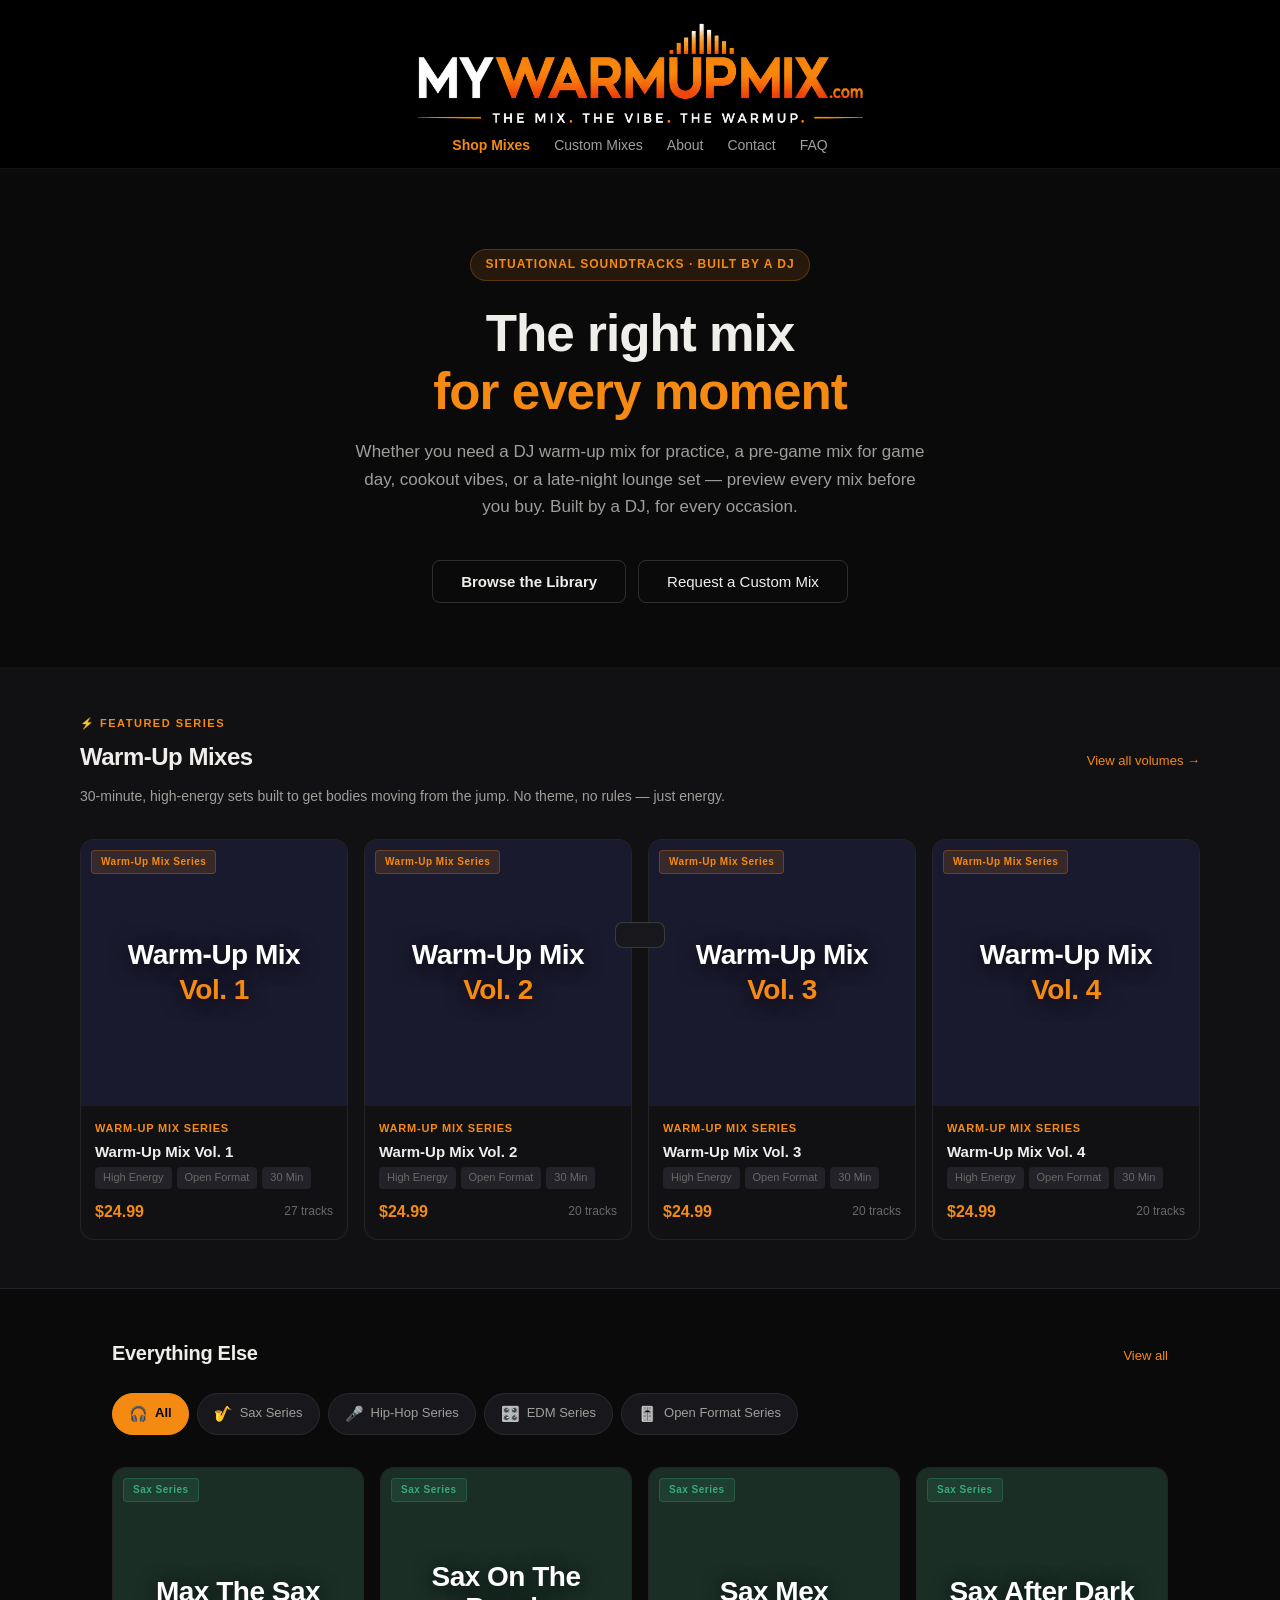
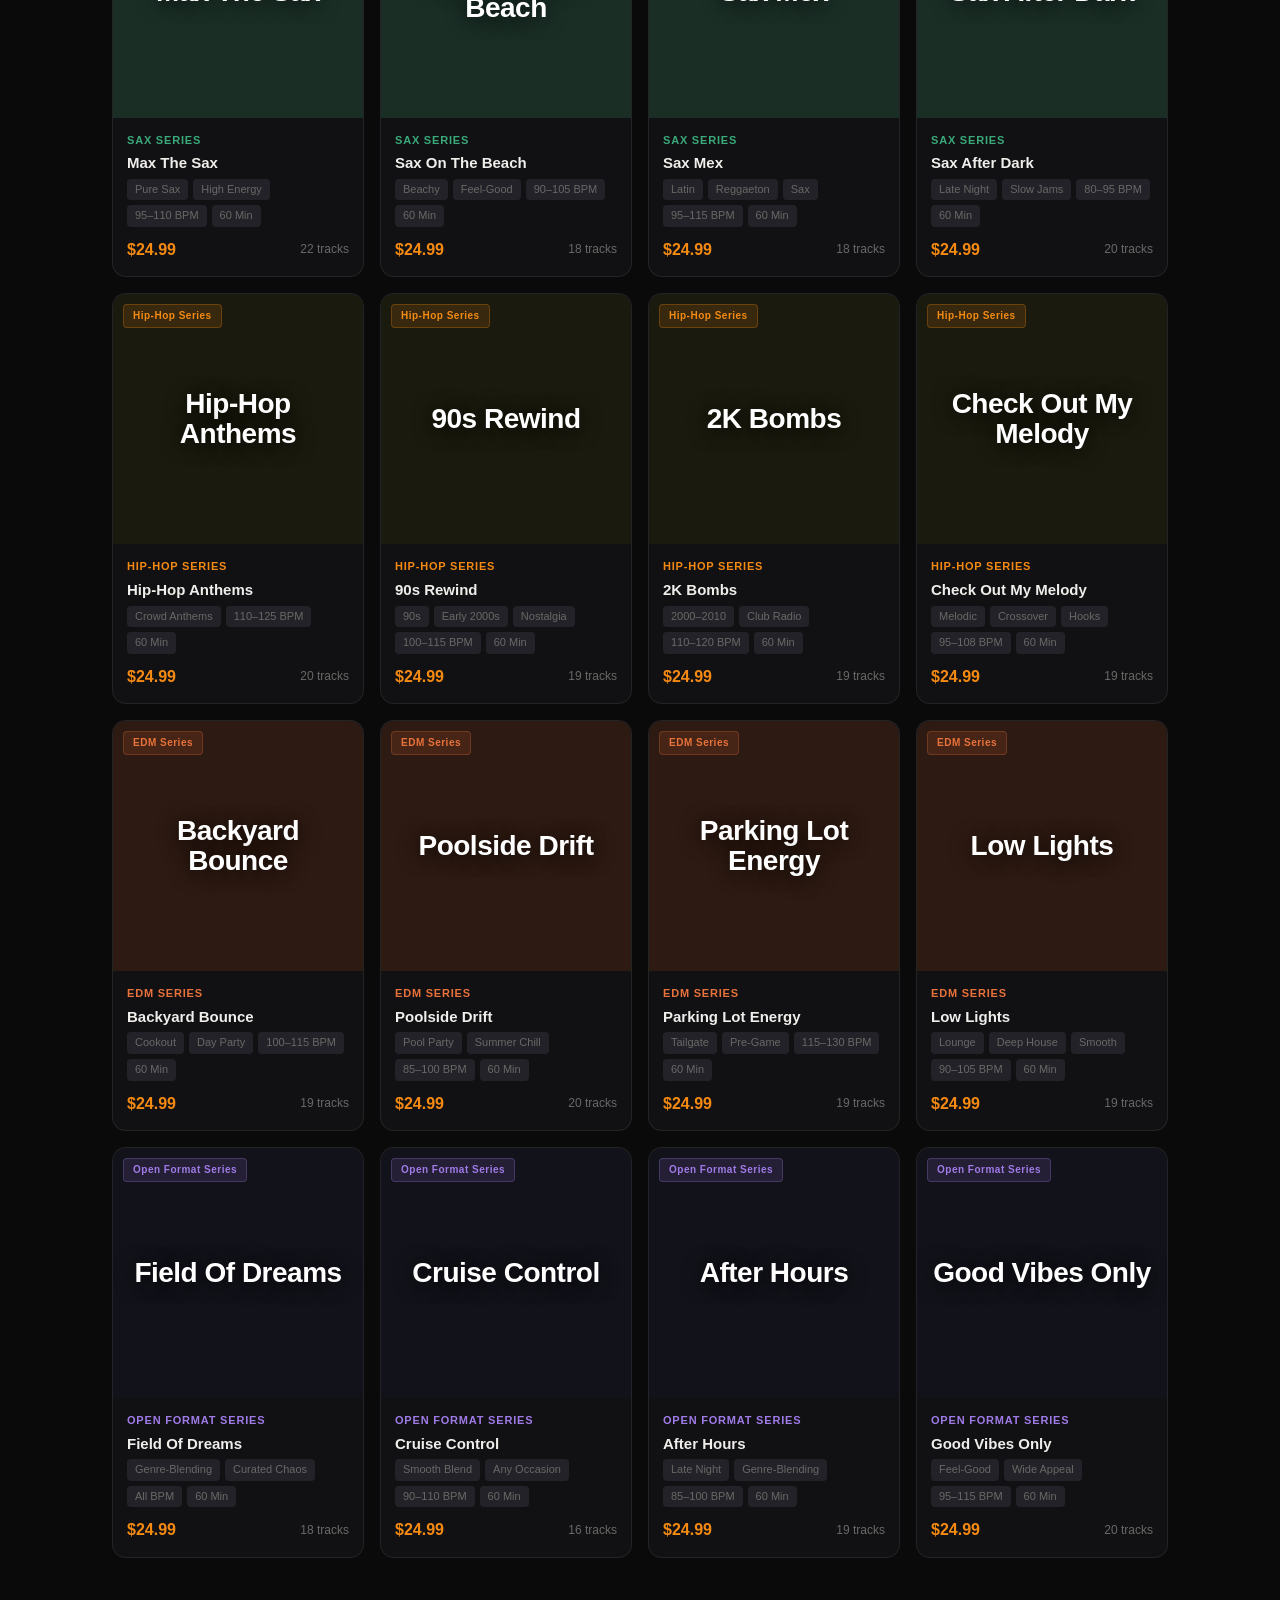
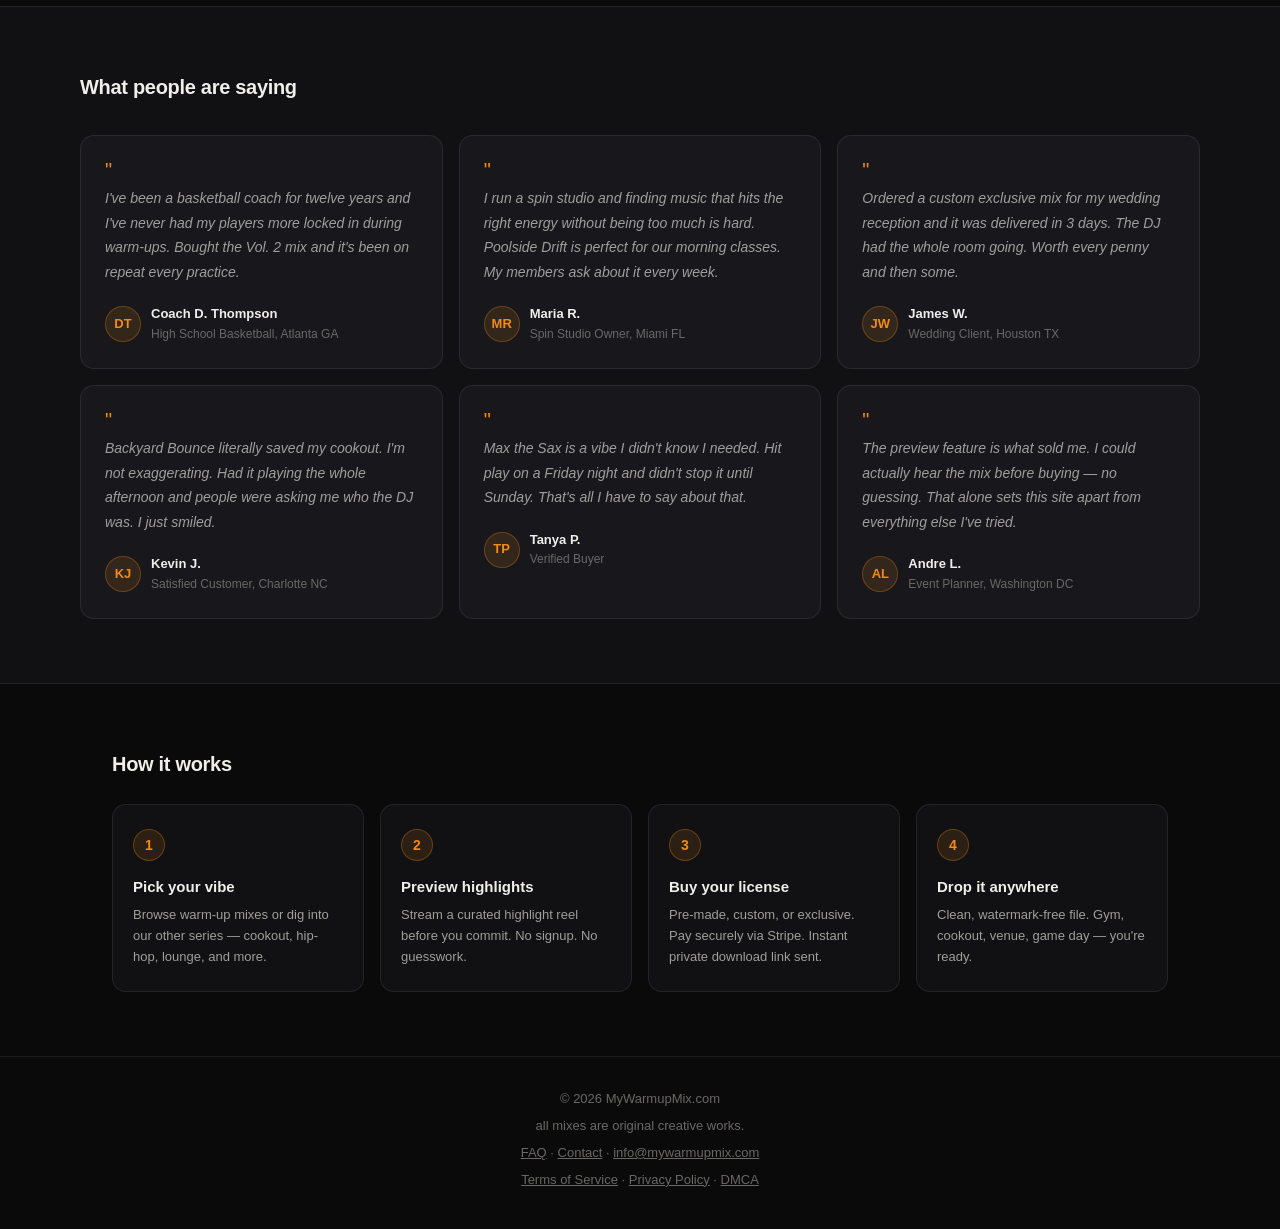
<file: index.html>
<!DOCTYPE html>
<html lang="en">
<head>
<meta charset="UTF-8">
<meta name="viewport" content="width=device-width, initial-scale=1.0">
<title>MyWarmupMix.com — DJ Warm-Up Mixes, Pre-Game Mixes & More</title>
<meta name="description" content="Buy professional DJ warm-up mixes, pre-game mixes, cookout playlists, and more. Preview every mix before you buy. Pre-made and custom exclusive mixes available.">
<meta name="keywords" content="DJ warm up mix, pre-game mix, warm up mix, buy DJ mix, custom DJ mix, cookout playlist, team warm up music, gym mix, party mix, hip hop mix, sax mix, workout music, game day mix">
<meta name="robots" content="index, follow">
<link rel="canonical" href="https://www.mywarmupmix.com/">
<meta property="og:type" content="website">
<meta property="og:url" content="https://www.mywarmupmix.com/">
<meta property="og:title" content="MyWarmupMix.com — DJ Warm-Up Mixes, Pre-Game Mixes & More">
<meta property="og:description" content="Buy professional DJ warm-up mixes, pre-game mixes, cookout playlists, and more. Preview every mix before you buy.">
<meta property="og:site_name" content="MyWarmupMix.com">
<meta name="twitter:card" content="summary_large_image">
<meta name="twitter:title" content="MyWarmupMix.com — DJ Warm-Up Mixes, Pre-Game Mixes & More">
<meta name="twitter:description" content="Buy professional DJ warm-up mixes, pre-game mixes, cookout playlists, and more. Preview before you buy.">
<script type="application/ld+json">
{
  "@context": "https://schema.org",
  "@type": "MusicStore",
  "name": "MyWarmupMix.com",
  "url": "https://www.mywarmupmix.com",
  "description": "Professional DJ warm-up mixes, pre-game mixes, cookout playlists, and more. Preview before you buy.",
  "email": "info@mywarmupmix.com",
  "currenciesAccepted": "USD",
  "paymentAccepted": "Credit Card",
  "priceRange": "$24.99 - $199.99"
}
</script>
<link rel="stylesheet" href="styles.css">
</head>
<body>

<nav>
  <div class="logo"><a href="/"><img src="MyWarmupMix.png" alt="MyWarmupMix.com"></a></div>
  <div class="nav-links">
    <a href="/" id="nav-home">Shop Mixes</a>
    <a href="/custom.html" id="nav-custom">Custom Mixes</a>
    <a href="/about.html" id="nav-about">About</a>
    <a href="/contact.html" id="nav-contact">Contact</a>
    <a href="/faq.html" id="nav-faq">FAQ</a>
  </div>
</nav>

<main>
  <div class="hero">
    <div class="hero-tag">Situational Soundtracks · Built by a DJ</div>
    <h1>The right mix<br><em>for every moment</em></h1>
    <p>Whether you need a DJ warm-up mix for practice, a pre-game mix for game day, cookout vibes, or a late-night lounge set — preview every mix before you buy. Built by a DJ, for every occasion.</p>
    <div class="hero-btns">
      <button class="btn-primary" onclick="document.getElementById('warmup-spotlight').scrollIntoView({behavior:'smooth'})">Browse the Library</button>
      <button class="btn-outline" onclick="window.location.href='/custom.html'">Request a Custom Mix</button>
    </div>
  </div>

  <div class="warmup-spotlight" id="warmup-spotlight">
    <div class="warmup-spotlight-inner">
      <div class="spotlight-eyebrow">⚡ Featured Series</div>
      <div class="spotlight-header">
        <div class="spotlight-title">Warm-Up Mixes</div>
        <a class="spotlight-link" href="#everything-else" onclick="filterSeries('warmup')">View all volumes →</a>
      </div>
      <div class="spotlight-desc">30-minute, high-energy sets built to get bodies moving from the jump. No theme, no rules — just energy.</div>
      <div class="mix-grid" id="warmupGrid"></div>
    </div>
  </div>

  <div class="else-section" id="everything-else">
    <div class="section-header">
      <div class="section-title">Everything Else</div>
      <span class="section-link" onclick="filterSeries('all')">View all</span>
    </div>
    <div class="series-tabs" id="seriesTabs"></div>
    <div class="mix-grid" id="mixGrid"></div>
  </div>

  <div class="testimonials-section">
    <div class="testimonials-inner">
      <div class="section-header"><div class="section-title">What people are saying</div></div>
      <div class="testimonials-grid">
        <div class="testimonial-card"><div class="testimonial-quote">I've been a basketball coach for twelve years and I've never had my players more locked in during warm-ups. Bought the Vol. 2 mix and it's been on repeat every practice.</div><div class="testimonial-author"><div class="testimonial-avatar">DT</div><div><div class="testimonial-name">Coach D. Thompson</div><div class="testimonial-role">High School Basketball, Atlanta GA</div></div></div></div>
        <div class="testimonial-card"><div class="testimonial-quote">I run a spin studio and finding music that hits the right energy without being too much is hard. Poolside Drift is perfect for our morning classes. My members ask about it every week.</div><div class="testimonial-author"><div class="testimonial-avatar">MR</div><div><div class="testimonial-name">Maria R.</div><div class="testimonial-role">Spin Studio Owner, Miami FL</div></div></div></div>
        <div class="testimonial-card"><div class="testimonial-quote">Ordered a custom exclusive mix for my wedding reception and it was delivered in 3 days. The DJ had the whole room going. Worth every penny and then some.</div><div class="testimonial-author"><div class="testimonial-avatar">JW</div><div><div class="testimonial-name">James W.</div><div class="testimonial-role">Wedding Client, Houston TX</div></div></div></div>
        <div class="testimonial-card"><div class="testimonial-quote">Backyard Bounce literally saved my cookout. I'm not exaggerating. Had it playing the whole afternoon and people were asking me who the DJ was. I just smiled.</div><div class="testimonial-author"><div class="testimonial-avatar">KJ</div><div><div class="testimonial-name">Kevin J.</div><div class="testimonial-role">Satisfied Customer, Charlotte NC</div></div></div></div>
        <div class="testimonial-card"><div class="testimonial-quote">Max the Sax is a vibe I didn't know I needed. Hit play on a Friday night and didn't stop it until Sunday. That's all I have to say about that.</div><div class="testimonial-author"><div class="testimonial-avatar">TP</div><div><div class="testimonial-name">Tanya P.</div><div class="testimonial-role">Verified Buyer</div></div></div></div>
        <div class="testimonial-card"><div class="testimonial-quote">The preview feature is what sold me. I could actually hear the mix before buying — no guessing. That alone sets this site apart from everything else I've tried.</div><div class="testimonial-author"><div class="testimonial-avatar">AL</div><div><div class="testimonial-name">Andre L.</div><div class="testimonial-role">Event Planner, Washington DC</div></div></div></div>
      </div>
    </div>
  </div>

  <div class="how-section">
    <div class="section-header"><div class="section-title">How it works</div></div>
    <div class="how-grid">
      <div class="how-card"><div class="how-num">1</div><div class="how-title">Pick your vibe</div><div class="how-desc">Browse warm-up mixes or dig into our other series — cookout, hip-hop, lounge, and more.</div></div>
      <div class="how-card"><div class="how-num">2</div><div class="how-title">Preview highlights</div><div class="how-desc">Stream a curated highlight reel before you commit. No signup. No guesswork.</div></div>
      <div class="how-card"><div class="how-num">3</div><div class="how-title">Buy your license</div><div class="how-desc">Pre-made, custom, or exclusive. Pay securely via Stripe. Instant private download link sent.</div></div>
      <div class="how-card"><div class="how-num">4</div><div class="how-title">Drop it anywhere</div><div class="how-desc">Clean, watermark-free file. Gym, cookout, venue, game day — you're ready.</div></div>
    </div>
  </div>
</main>

<!-- MODAL -->
<div class="overlay" id="overlay" onclick="closeOverlay(event)">
  <div class="product-modal">
    <div style="position:relative;">
      <button class="modal-close" onclick="closeModal()">✕</button>
      <div class="modal-art" id="modalArt">
        <div class="modal-art-inner">
          <div id="modalIcon" style="font-size:4.5rem;line-height:1;">⚡</div>
          <div class="modal-art-sub" id="modalArtSub"></div>
        </div>
      </div>
    </div>
    <div class="modal-body">
      <div class="modal-series-label" id="modalSeriesLabel"></div>
      <div class="modal-meta">
        <div class="modal-title" id="modalTitle"></div>
        <div class="modal-price" id="modalPrice"></div>
      </div>
      <div class="modal-tags" id="modalTags"></div>
      <button class="tracklist-toggle" id="tlToggle" onclick="toggleTL()">
        <span id="tlLabel">View Tracklist</span>
        <svg class="chev" width="16" height="16" viewBox="0 0 16 16" fill="none" stroke="currentColor" stroke-width="1.5"><path d="M4 6l4 4 4-4"/></svg>
      </button>
      <div class="tracklist" id="tracklistEl"></div>
      <div class="preview-block">
        <div class="preview-label"><div class="live-dot"></div>Preview Highlights</div>
        <div class="preview-note">A curated highlight reel — watermarked every ~25 seconds. Full clean version unlocked after purchase.</div>
        <div class="player-row">
          <button class="play-btn" id="previewBtn" onclick="togglePreview()">
            <svg class="play-icon" viewBox="0 0 16 16"><path d="M4 2l10 6-10 6V2z"/></svg>
            <svg class="pause-icon" viewBox="0 0 16 16"><rect x="3" y="2" width="3.5" height="12" rx="1"/><rect x="9.5" y="2" width="3.5" height="12" rx="1"/></svg>
          </button>
          <div class="prog-wrap">
            <input type="range" class="prog-bar" id="progBar" min="0" max="100" value="0" step="0.1" oninput="seekTo(this.value)">
            <div class="watermark-line">WarmUpMix Preview — for demonstration purposes only</div>
          </div>
          <div class="prog-time" id="progTime">0:00</div>
        </div>
      </div>
      <div class="buy-block">
        <div class="buy-label">Purchase Clean Version</div>
        <select class="license-sel" id="licenseSel" onchange="updateBuyPrice()">
          <option value="24.99">Pre-Made (Non-Exclusive) — $24.99</option>
          <option value="74.99">Custom (Non-Exclusive) — $74.99</option>
          <option value="199.99">Custom Exclusive — $199.99</option>
        </select>
        <div class="license-desc" id="licenseDesc">Build once, sell many. You receive a clean non-exclusive copy of this mix.</div>
        <div class="consent-row">
          <input type="checkbox" id="consentCk" onchange="toggleBuy()">
          <label for="consentCk">I confirm that I legally own or have licensed all recordings in this mix, and understand I am purchasing a creative mix service — not a redistribution of copyrighted recordings.</label>
        </div>
        <button class="btn-buy" id="buyBtn" disabled onclick="handleBuy()">Buy Mix — $<span id="buyPriceSpan">24.99</span></button>
        <div class="secure-note">🔒 Secure checkout via Stripe · Instant private download link</div>
      </div>
    </div>
  </div>
</div>

<div class="toast" id="toast"></div>

<footer>
  <p>© 2026 MyWarmupMix.com</p>
  <p>all mixes are original creative works.</p>
  <p><a href="/faq.html">FAQ</a> · <a href="/contact.html">Contact</a> · <a href="mailto:info@mywarmupmix.com">info@mywarmupmix.com</a></p>
  <p><a href="/terms.html">Terms of Service</a> · <a href="/privacy.html">Privacy Policy</a> · <a href="/dmca.html">DMCA</a></p>
</footer>

<script src="scripts.js"></script>
</body>
</html>
</file>
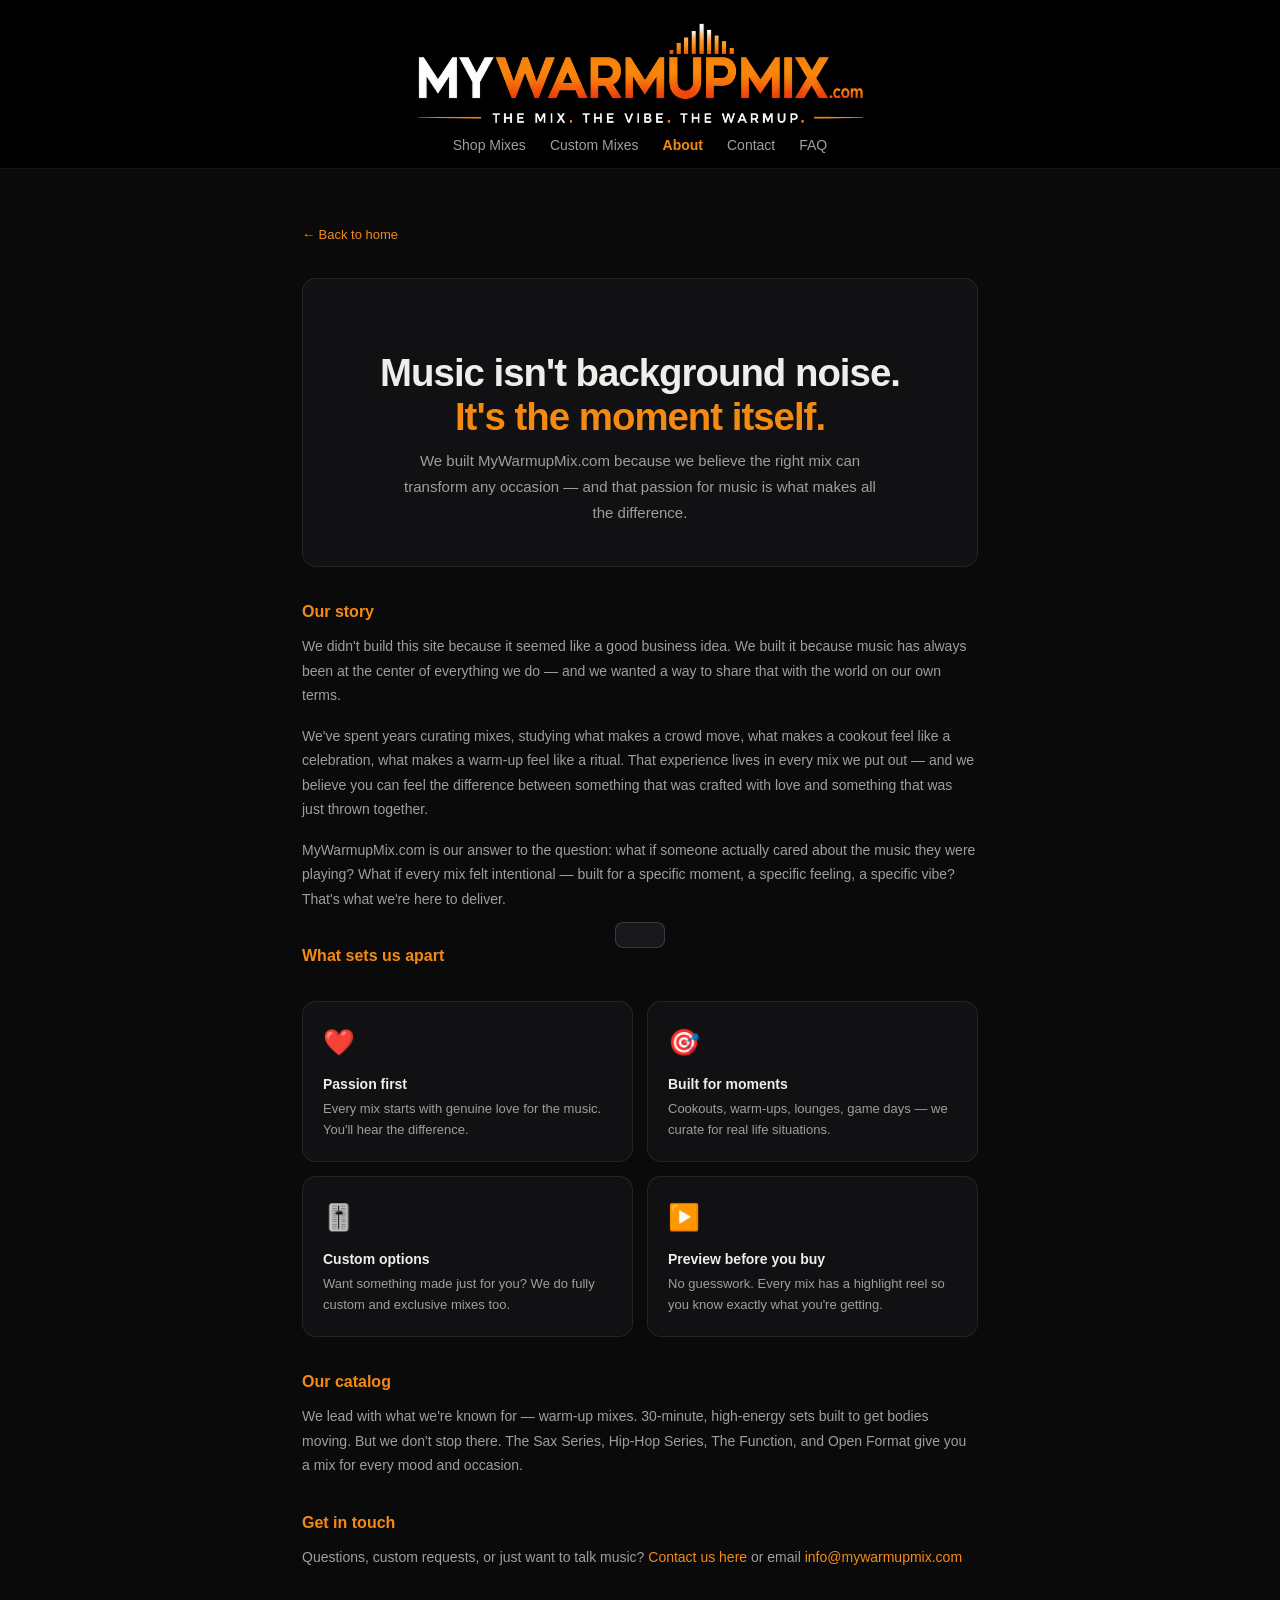
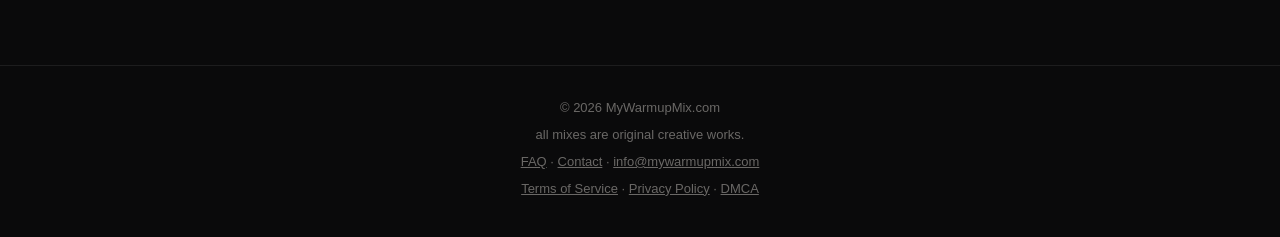
<file: about.html>
<!DOCTYPE html>
<html lang="en">
<head>
<meta charset="UTF-8">
<meta name="viewport" content="width=device-width, initial-scale=1.0">
<title>About Us — MyWarmupMix.com</title>
<meta name="description" content="Learn about the passion and story behind MyWarmupMix.com — premium DJ mixes built for every occasion.">
<meta name="robots" content="index, follow">
<link rel="canonical" href="https://www.mywarmupmix.com/about.html">
<link rel="stylesheet" href="styles.css">
</head>
<body>
<nav>
  <div class="logo"><a href="/"><img src="MyWarmupMix.png" alt="MyWarmupMix.com"></a></div>
  <div class="nav-links">
    <a href="/" id="nav-home">Shop Mixes</a>
    <a href="/custom.html" id="nav-custom">Custom Mixes</a>
    <a href="/about.html" id="nav-about">About</a>
    <a href="/contact.html" id="nav-contact">Contact</a>
    <a href="/faq.html" id="nav-faq">FAQ</a>
  </div>
</nav>

<div class="doc-page">
  <a class="doc-back" href="/">← Back to home</a>
  <div class="about-hero">
    <h2><span style="color:var(--text)">Music isn't background noise.</span><br><em style="font-style:normal;color:var(--accent)">It's the moment itself.</em></h2>
    <p>We built MyWarmupMix.com because we believe the right mix can transform any occasion — and that passion for music is what makes all the difference.</p>
  </div>
  <h2>Our story</h2>
  <p>We didn't build this site because it seemed like a good business idea. We built it because music has always been at the center of everything we do — and we wanted a way to share that with the world on our own terms.</p>
  <p>We've spent years curating mixes, studying what makes a crowd move, what makes a cookout feel like a celebration, what makes a warm-up feel like a ritual. That experience lives in every mix we put out — and we believe you can feel the difference between something that was crafted with love and something that was just thrown together.</p>
  <p>MyWarmupMix.com is our answer to the question: what if someone actually cared about the music they were playing? What if every mix felt intentional — built for a specific moment, a specific feeling, a specific vibe? That's what we're here to deliver.</p>
  <h2>What sets us apart</h2>
  <div class="about-pillars">
    <div class="pillar"><div class="pillar-icon">❤️</div><div class="pillar-title">Passion first</div><div class="pillar-desc">Every mix starts with genuine love for the music. You'll hear the difference.</div></div>
    <div class="pillar"><div class="pillar-icon">🎯</div><div class="pillar-title">Built for moments</div><div class="pillar-desc">Cookouts, warm-ups, lounges, game days — we curate for real life situations.</div></div>
    <div class="pillar"><div class="pillar-icon">🎚️</div><div class="pillar-title">Custom options</div><div class="pillar-desc">Want something made just for you? We do fully custom and exclusive mixes too.</div></div>
    <div class="pillar"><div class="pillar-icon">▶️</div><div class="pillar-title">Preview before you buy</div><div class="pillar-desc">No guesswork. Every mix has a highlight reel so you know exactly what you're getting.</div></div>
  </div>
  <h2>Our catalog</h2>
  <p>We lead with what we're known for — warm-up mixes. 30-minute, high-energy sets built to get bodies moving. But we don't stop there. The Sax Series, Hip-Hop Series, The Function, and Open Format give you a mix for every mood and occasion.</p>
  <h2>Get in touch</h2>
  <p>Questions, custom requests, or just want to talk music? <a href="/contact.html">Contact us here</a> or email <a href="mailto:info@mywarmupmix.com">info@mywarmupmix.com</a></p>
</div>

<div class="toast" id="toast"></div>
<footer>
  <p>© 2026 MyWarmupMix.com</p>
  <p>all mixes are original creative works.</p>
  <p><a href="/faq.html">FAQ</a> · <a href="/contact.html">Contact</a> · <a href="mailto:info@mywarmupmix.com">info@mywarmupmix.com</a></p>
  <p><a href="/terms.html">Terms of Service</a> · <a href="/privacy.html">Privacy Policy</a> · <a href="/dmca.html">DMCA</a></p>
</footer>
<script src="scripts.js"></script>
</body>
</html>
</file>
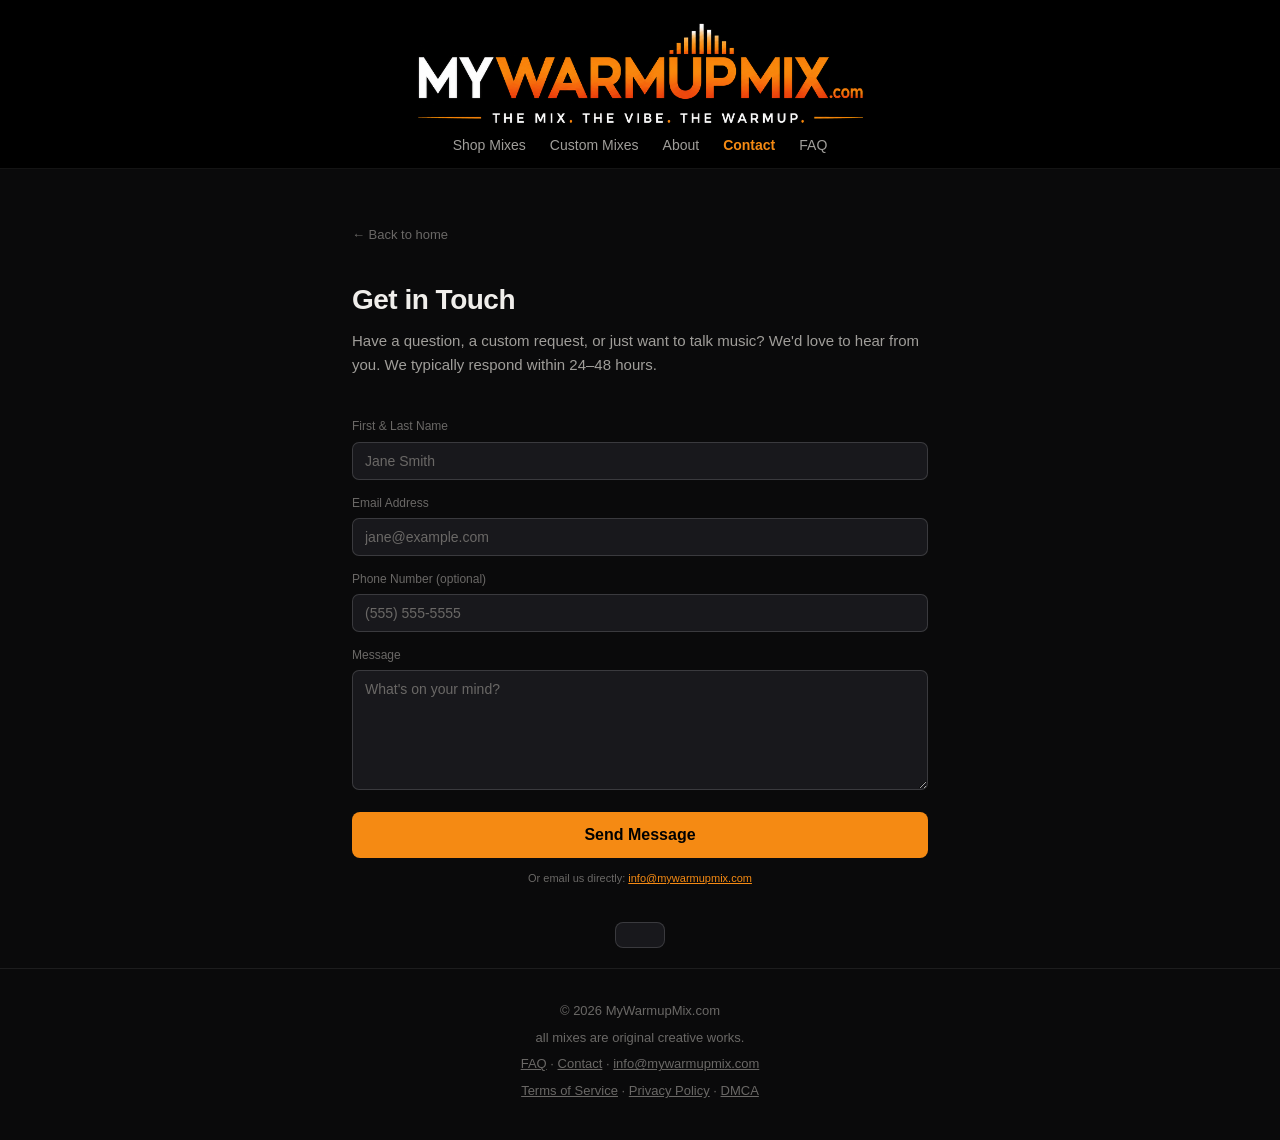
<file: contact.html>
<!DOCTYPE html>
<html lang="en">
<head>
<meta charset="UTF-8">
<meta name="viewport" content="width=device-width, initial-scale=1.0">
<title>Contact — MyWarmupMix.com</title>
<meta name="description" content="Get in touch with MyWarmupMix.com for questions, custom mix requests, or anything music related.">
<meta name="robots" content="index, follow">
<link rel="canonical" href="https://www.mywarmupmix.com/contact.html">
<link rel="stylesheet" href="styles.css">
</head>
<body>
<nav>
  <div class="logo"><a href="/"><img src="MyWarmupMix.png" alt="MyWarmupMix.com"></a></div>
  <div class="nav-links">
    <a href="/" id="nav-home">Shop Mixes</a>
    <a href="/custom.html" id="nav-custom">Custom Mixes</a>
    <a href="/about.html" id="nav-about">About</a>
    <a href="/contact.html" id="nav-contact">Contact</a>
    <a href="/faq.html" id="nav-faq">FAQ</a>
  </div>
</nav>

<div class="contact-page">
  <a class="doc-back" href="/">← Back to home</a>
  <h1>Get in Touch</h1>
  <p class="contact-sub">Have a question, a custom request, or just want to talk music? We'd love to hear from you. We typically respond within 24–48 hours.</p>
  <div class="form-field"><label>First &amp; Last Name</label><input type="text" id="ct-name" placeholder="Jane Smith"></div>
  <div class="form-field"><label>Email Address</label><input type="email" id="ct-email" placeholder="jane@example.com"></div>
  <div class="form-field"><label>Phone Number (optional)</label><input type="tel" id="ct-phone" placeholder="(555) 555-5555"></div>
  <div class="form-field"><label>Message</label><textarea id="ct-message" placeholder="What's on your mind?"></textarea></div>
  <button class="btn-submit" onclick="handleContact()">Send Message</button>
  <div class="secure-note" style="margin-top:12px;">Or email us directly: <a href="mailto:info@mywarmupmix.com" style="color:var(--accent);">info@mywarmupmix.com</a></div>
</div>

<div class="toast" id="toast"></div>
<footer>
  <p>© 2026 MyWarmupMix.com</p>
  <p>all mixes are original creative works.</p>
  <p><a href="/faq.html">FAQ</a> · <a href="/contact.html">Contact</a> · <a href="mailto:info@mywarmupmix.com">info@mywarmupmix.com</a></p>
  <p><a href="/terms.html">Terms of Service</a> · <a href="/privacy.html">Privacy Policy</a> · <a href="/dmca.html">DMCA</a></p>
</footer>
<script src="scripts.js"></script>
</body>
</html>
</file>
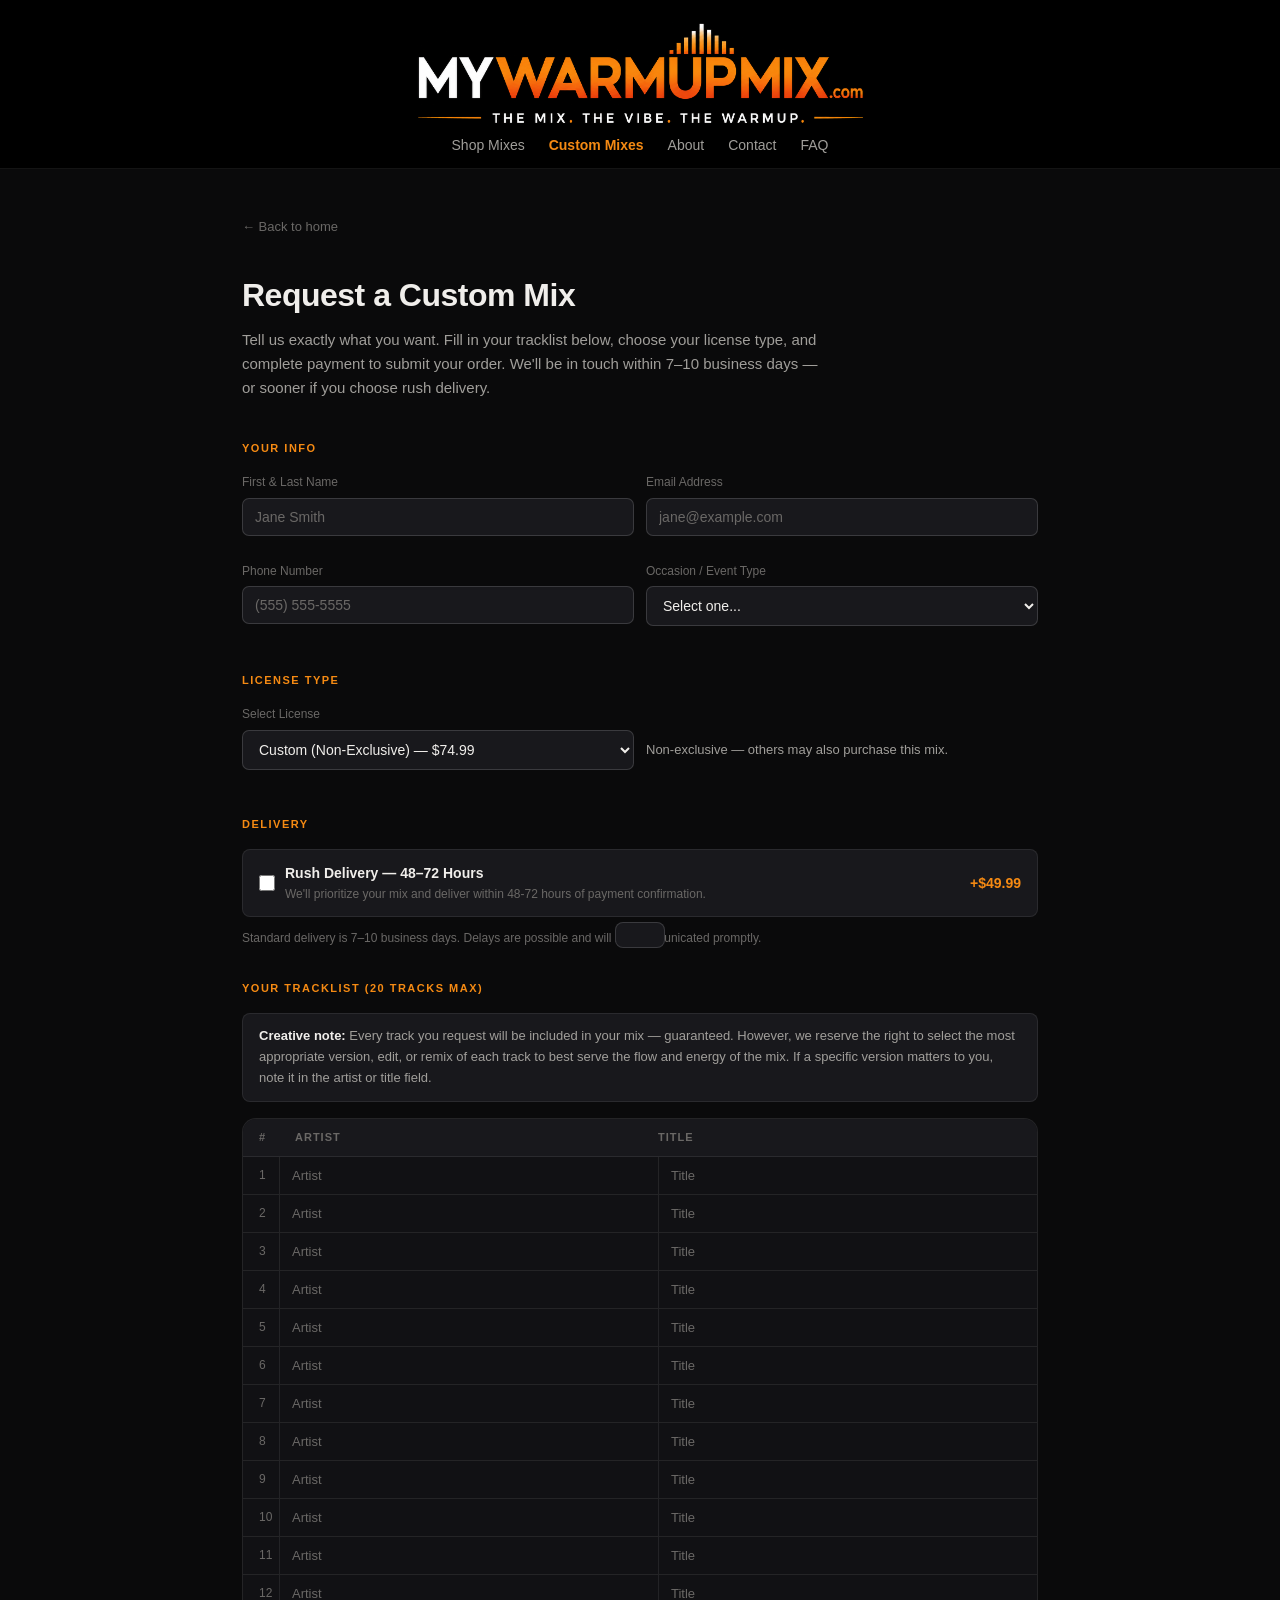
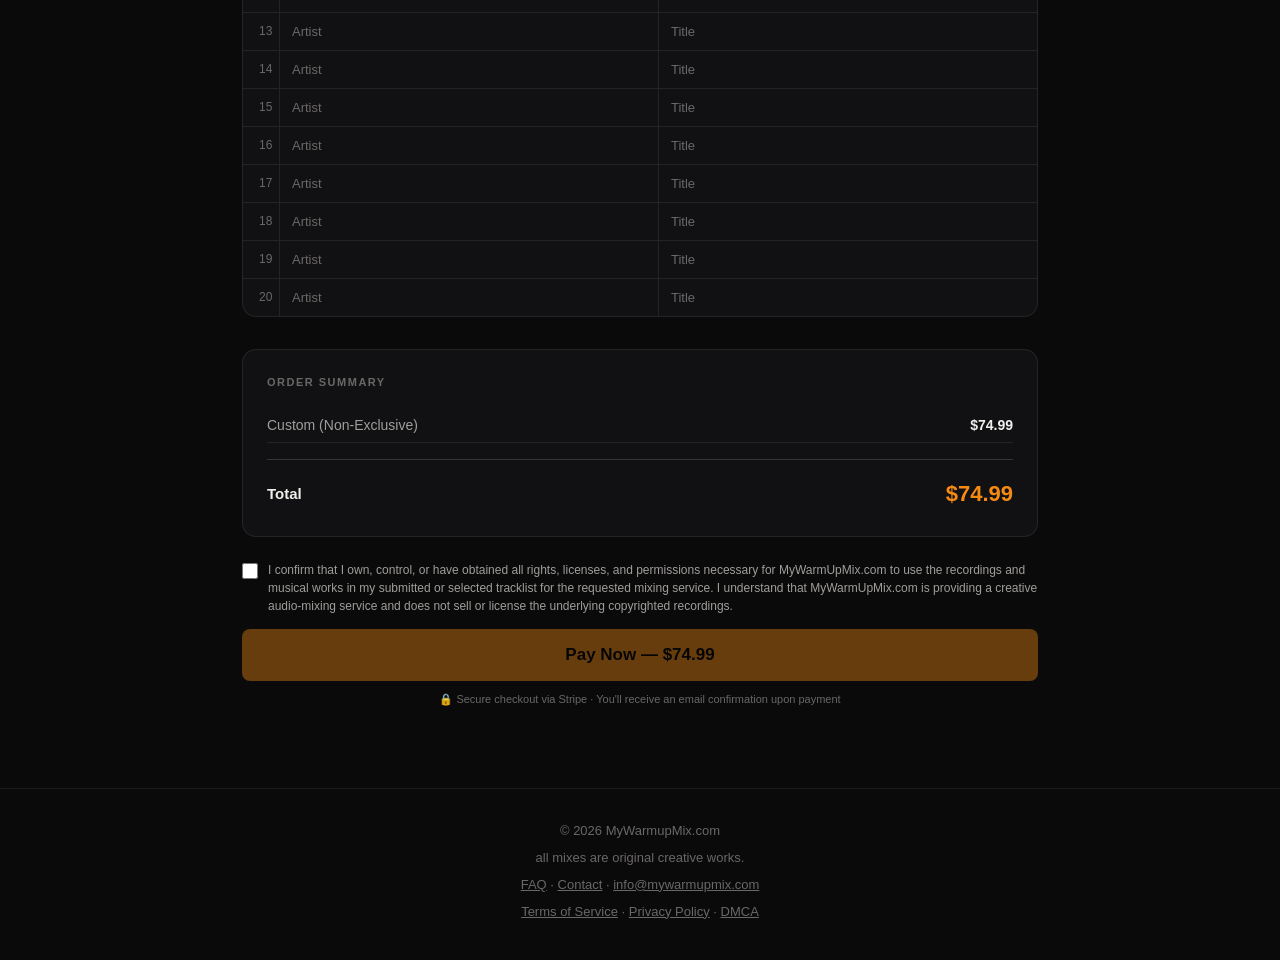
<file: custom.html>
<!DOCTYPE html>
<html lang="en">
<head>
<meta charset="UTF-8">
<meta name="viewport" content="width=device-width, initial-scale=1.0">
<title>Request a Custom Mix — MyWarmupMix.com</title>
<meta name="description" content="Request a custom DJ mix built around your tracklist. Choose non-exclusive or exclusive licensing. Standard or 48-hour rush delivery.">
<meta name="robots" content="index, follow">
<link rel="canonical" href="https://www.mywarmupmix.com/custom.html">
<link rel="stylesheet" href="styles.css">
<style>
.btn-pay:disabled { opacity:0.4 !important; cursor:not-allowed !important; }
</style>
</head>
<body>
<nav>
  <div class="logo"><a href="/"><img src="MyWarmupMix.png" alt="MyWarmupMix.com"></a></div>
  <div class="nav-links">
    <a href="/" id="nav-home">Shop Mixes</a>
    <a href="/custom.html" id="nav-custom">Custom Mixes</a>
    <a href="/about.html" id="nav-about">About</a>
    <a href="/contact.html" id="nav-contact">Contact</a>
    <a href="/faq.html" id="nav-faq">FAQ</a>
  </div>
</nav>

<div class="custom-page">
  <a class="doc-back" href="/">← Back to home</a>
  <h1>Request a Custom Mix</h1>
  <p class="custom-sub">Tell us exactly what you want. Fill in your tracklist below, choose your license type, and complete payment to submit your order. We'll be in touch within 7–10 business days — or sooner if you choose rush delivery.</p>

  <div class="form-section">
    <div class="form-section-title">Your Info</div>
    <div class="form-grid">
      <div class="form-field"><label>First &amp; Last Name</label><input type="text" id="cm-name" placeholder="Jane Smith"></div>
      <div class="form-field"><label>Email Address</label><input type="email" id="cm-email" placeholder="jane@example.com"></div>
    </div>
    <div class="form-grid">
      <div class="form-field"><label>Phone Number</label><input type="tel" id="cm-phone" placeholder="(555) 555-5555"></div>
      <div class="form-field"><label>Occasion / Event Type</label>
        <select id="cm-occasion" onchange="handleOccasionChange()">
          <option value="">Select one...</option>
          <option disabled>── Warm-Up ──</option>
          <option>Team Warm-Up</option>
          <option disabled>── Everything Else ──</option>
          <option>Birthday Party</option>
          <option>Club / Venue</option>
          <option>Cookout / Day Party</option>
          <option>Corporate Event</option>
          <option>Gym / Fitness Class</option>
          <option>Personal Use</option>
          <option>Sports / Game Day</option>
          <option>Wedding</option>
          <option>Other</option>
        </select>
      </div>
    </div>
  </div>

  <div class="form-section">
    <div class="form-section-title">License Type</div>
    <div class="form-grid">
      <div class="form-field"><label>Select License</label>
        <select id="cm-license" onchange="updateOrderSummary()">
          <option value="74.99">Custom (Non-Exclusive) — $74.99</option>
          <option value="199.99">Custom Exclusive — $199.99</option>
        </select>
      </div>
      <div class="form-field">
        <label style="opacity:0;">.</label>
        <div style="font-size:13px;color:var(--text2);padding:10px 0;line-height:1.5;" id="cm-license-desc">Non-exclusive — others may also purchase this mix.</div>
      </div>
    </div>
  </div>

  <div class="form-section">
    <div class="form-section-title">Delivery</div>
    <div class="rush-row" onclick="var cb=document.getElementById('cm-rush'); cb.checked=!cb.checked; updateOrderSummary();">
      <div class="rush-left">
        <input type="checkbox" id="cm-rush" onclick="event.stopPropagation(); updateOrderSummary();">
        <div>
          <div class="rush-title">Rush Delivery — 48–72 Hours</div>
          <div class="rush-desc">We'll prioritize your mix and deliver within 48-72 hours of payment confirmation.</div>
        </div>
      </div>
      <div class="rush-price">+$49.99</div>
    </div>
    <div style="font-size:12px;color:var(--text3);margin-top:-4px;">Standard delivery is 7–10 business days. Delays are possible and will be communicated promptly.</div>
  </div>

  <div class="form-section">
    <div class="form-section-title">Your Tracklist (<span id="tracklist-count">20</span> tracks max)</div>
    <div style="background:var(--bg3);border:1px solid var(--border);border-radius:8px;padding:12px 16px;margin-bottom:1rem;font-size:13px;color:var(--text2);line-height:1.6;">
      <strong style="color:var(--text);">Creative note:</strong> Every track you request will be included in your mix — guaranteed. However, we reserve the right to select the most appropriate version, edit, or remix of each track to best serve the flow and energy of the mix. If a specific version matters to you, note it in the artist or title field.
    </div>
    <div class="tracklist-form">
      <div class="tracklist-form-header"><span>#</span><span>Artist</span><span>Title</span></div>
      <div id="trackFormRows"></div>
    </div>
  </div>

  <div class="order-summary">
    <div class="order-summary-title">Order Summary</div>
    <div class="order-line"><span class="order-line-label" id="sum-license-label">Custom (Non-Exclusive)</span><span class="order-line-val" id="sum-license-price">$74.99</span></div>
    <div class="order-line" id="sum-rush-line" style="display:none;"><span class="order-line-label">48-Hour Rush Delivery</span><span class="order-line-val">$49.99</span></div>
    <div class="order-total"><span class="order-total-label">Total</span><span class="order-total-val" id="sum-total">$74.99</span></div>
  </div>

  <div class="consent-row">
    <input type="checkbox" id="cm-consent" onchange="document.getElementById('cm-pay-btn').disabled=!this.checked;">
    <label for="cm-consent">I confirm that I own, control, or have obtained all rights, licenses, and permissions necessary for MyWarmUpMix.com to use the recordings and musical works in my submitted or selected tracklist for the requested mixing service. I understand that MyWarmUpMix.com is providing a creative audio-mixing service and does not sell or license the underlying copyrighted recordings.</label>
  </div>
  <button class="btn-pay" id="cm-pay-btn" onclick="handleCustomPay()" disabled>Pay Now — $<span id="pay-total">74.99</span></button>
  <div class="secure-note">🔒 Secure checkout via Stripe · You'll receive an email confirmation upon payment</div>
</div>

<div class="toast" id="toast"></div>
<footer>
  <p>© 2026 MyWarmupMix.com</p>
  <p>all mixes are original creative works.</p>
  <p><a href="/faq.html">FAQ</a> · <a href="/contact.html">Contact</a> · <a href="mailto:info@mywarmupmix.com">info@mywarmupmix.com</a></p>
  <p><a href="/terms.html">Terms of Service</a> · <a href="/privacy.html">Privacy Policy</a> · <a href="/dmca.html">DMCA</a></p>
</footer>
<script src="scripts.js"></script>
</body>
</html>
</file>
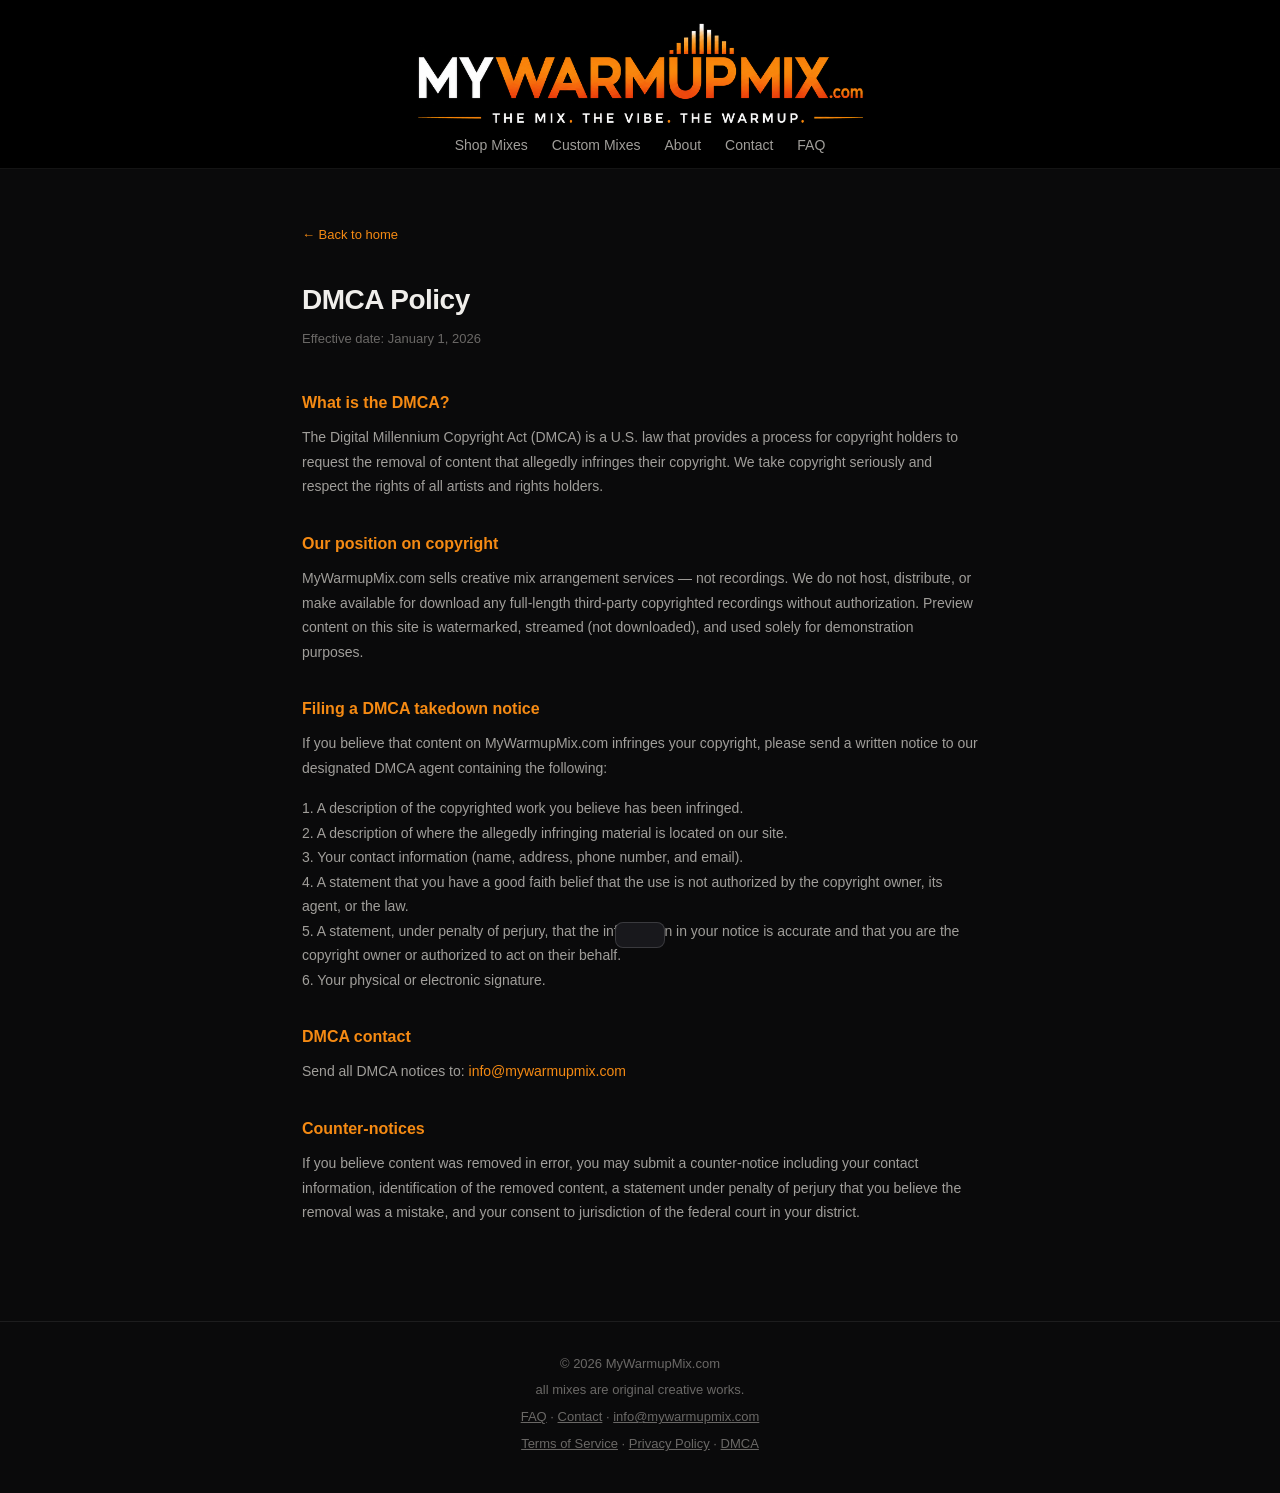
<file: dmca.html>
<!DOCTYPE html>
<html lang="en">
<head>
<meta charset="UTF-8">
<meta name="viewport" content="width=device-width, initial-scale=1.0">
<title>DMCA Policy — MyWarmupMix.com</title>
<meta name="description" content="DMCA Policy for MyWarmupMix.com — how to file a takedown notice or counter-notice.">
<meta name="robots" content="index, follow">
<link rel="canonical" href="https://www.mywarmupmix.com/dmca.html">
<link rel="stylesheet" href="styles.css">
</head>
<body>
<nav>
  <div class="logo"><a href="/"><img src="MyWarmupMix.png" alt="MyWarmupMix.com"></a></div>
  <div class="nav-links">
    <a href="/" id="nav-home">Shop Mixes</a>
    <a href="/custom.html" id="nav-custom">Custom Mixes</a>
    <a href="/about.html" id="nav-about">About</a>
    <a href="/contact.html" id="nav-contact">Contact</a>
    <a href="/faq.html" id="nav-faq">FAQ</a>
  </div>
</nav>

<div class="doc-page">
  <a class="doc-back" href="/">← Back to home</a>
  <h1>DMCA Policy</h1>
  <div class="doc-date">Effective date: January 1, 2026</div>
  <h2>What is the DMCA?</h2>
  <p>The Digital Millennium Copyright Act (DMCA) is a U.S. law that provides a process for copyright holders to request the removal of content that allegedly infringes their copyright. We take copyright seriously and respect the rights of all artists and rights holders.</p>
  <h2>Our position on copyright</h2>
  <p>MyWarmupMix.com sells creative mix arrangement services — not recordings. We do not host, distribute, or make available for download any full-length third-party copyrighted recordings without authorization. Preview content on this site is watermarked, streamed (not downloaded), and used solely for demonstration purposes.</p>
  <h2>Filing a DMCA takedown notice</h2>
  <p>If you believe that content on MyWarmupMix.com infringes your copyright, please send a written notice to our designated DMCA agent containing the following:</p>
  <p>1. A description of the copyrighted work you believe has been infringed.<br>
  2. A description of where the allegedly infringing material is located on our site.<br>
  3. Your contact information (name, address, phone number, and email).<br>
  4. A statement that you have a good faith belief that the use is not authorized by the copyright owner, its agent, or the law.<br>
  5. A statement, under penalty of perjury, that the information in your notice is accurate and that you are the copyright owner or authorized to act on their behalf.<br>
  6. Your physical or electronic signature.</p>
  <h2>DMCA contact</h2>
  <p>Send all DMCA notices to: <a href="mailto:info@mywarmupmix.com">info@mywarmupmix.com</a></p>
  <h2>Counter-notices</h2>
  <p>If you believe content was removed in error, you may submit a counter-notice including your contact information, identification of the removed content, a statement under penalty of perjury that you believe the removal was a mistake, and your consent to jurisdiction of the federal court in your district.</p>
</div>

<div class="toast" id="toast"></div>
<footer>
  <p>© 2026 MyWarmupMix.com</p>
  <p>all mixes are original creative works.</p>
  <p><a href="/faq.html">FAQ</a> · <a href="/contact.html">Contact</a> · <a href="mailto:info@mywarmupmix.com">info@mywarmupmix.com</a></p>
  <p><a href="/terms.html">Terms of Service</a> · <a href="/privacy.html">Privacy Policy</a> · <a href="/dmca.html">DMCA</a></p>
</footer>
<script src="scripts.js"></script>
</body>
</html>
</file>
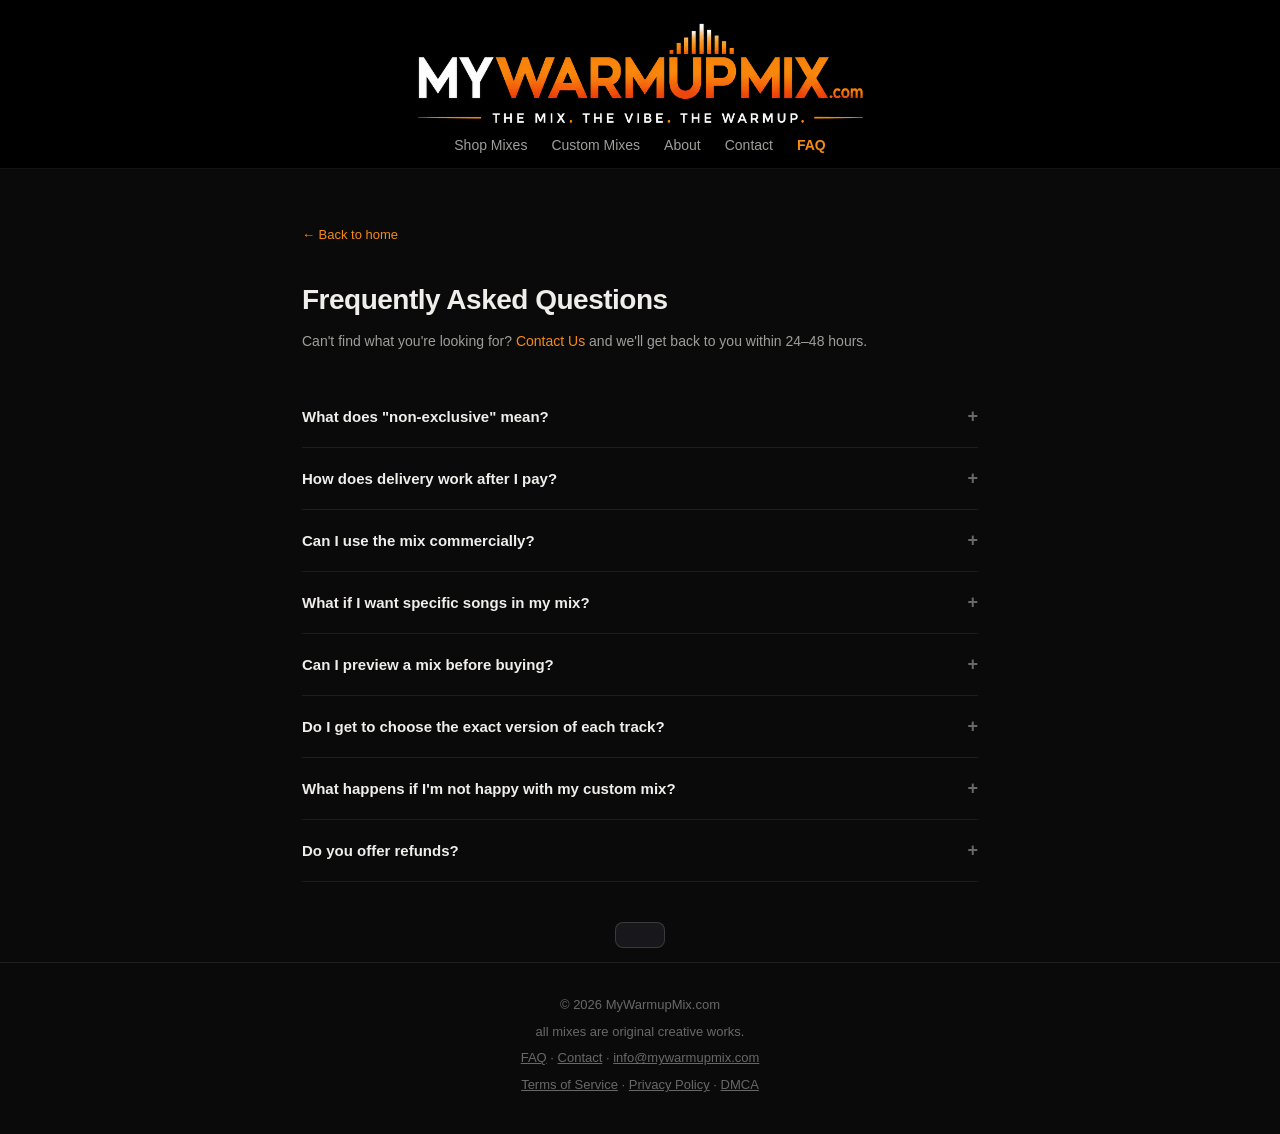
<file: faq.html>
<!DOCTYPE html>
<html lang="en">
<head>
<meta charset="UTF-8">
<meta name="viewport" content="width=device-width, initial-scale=1.0">
<title>FAQ — MyWarmupMix.com</title>
<meta name="description" content="Frequently asked questions about MyWarmupMix.com — licensing, delivery, custom mixes, previews, and more.">
<meta name="robots" content="index, follow">
<link rel="canonical" href="https://www.mywarmupmix.com/faq.html">
<link rel="stylesheet" href="styles.css">
</head>
<body>
<nav>
  <div class="logo"><a href="/"><img src="MyWarmupMix.png" alt="MyWarmupMix.com"></a></div>
  <div class="nav-links">
    <a href="/" id="nav-home">Shop Mixes</a>
    <a href="/custom.html" id="nav-custom">Custom Mixes</a>
    <a href="/about.html" id="nav-about">About</a>
    <a href="/contact.html" id="nav-contact">Contact</a>
    <a href="/faq.html" id="nav-faq">FAQ</a>
  </div>
</nav>

<div class="doc-page">
  <a class="doc-back" href="/">← Back to home</a>
  <h1>Frequently Asked Questions</h1>
  <p style="color:var(--text2);font-size:14px;margin-bottom:2rem;">Can't find what you're looking for? <a href="/contact.html">Contact Us</a> and we'll get back to you within 24–48 hours.</p>
  <div id="faqList"></div>
</div>

<div class="toast" id="toast"></div>
<footer>
  <p>© 2026 MyWarmupMix.com</p>
  <p>all mixes are original creative works.</p>
  <p><a href="/faq.html">FAQ</a> · <a href="/contact.html">Contact</a> · <a href="mailto:info@mywarmupmix.com">info@mywarmupmix.com</a></p>
  <p><a href="/terms.html">Terms of Service</a> · <a href="/privacy.html">Privacy Policy</a> · <a href="/dmca.html">DMCA</a></p>
</footer>
<script src="scripts.js"></script>
</body>
</html>
</file>
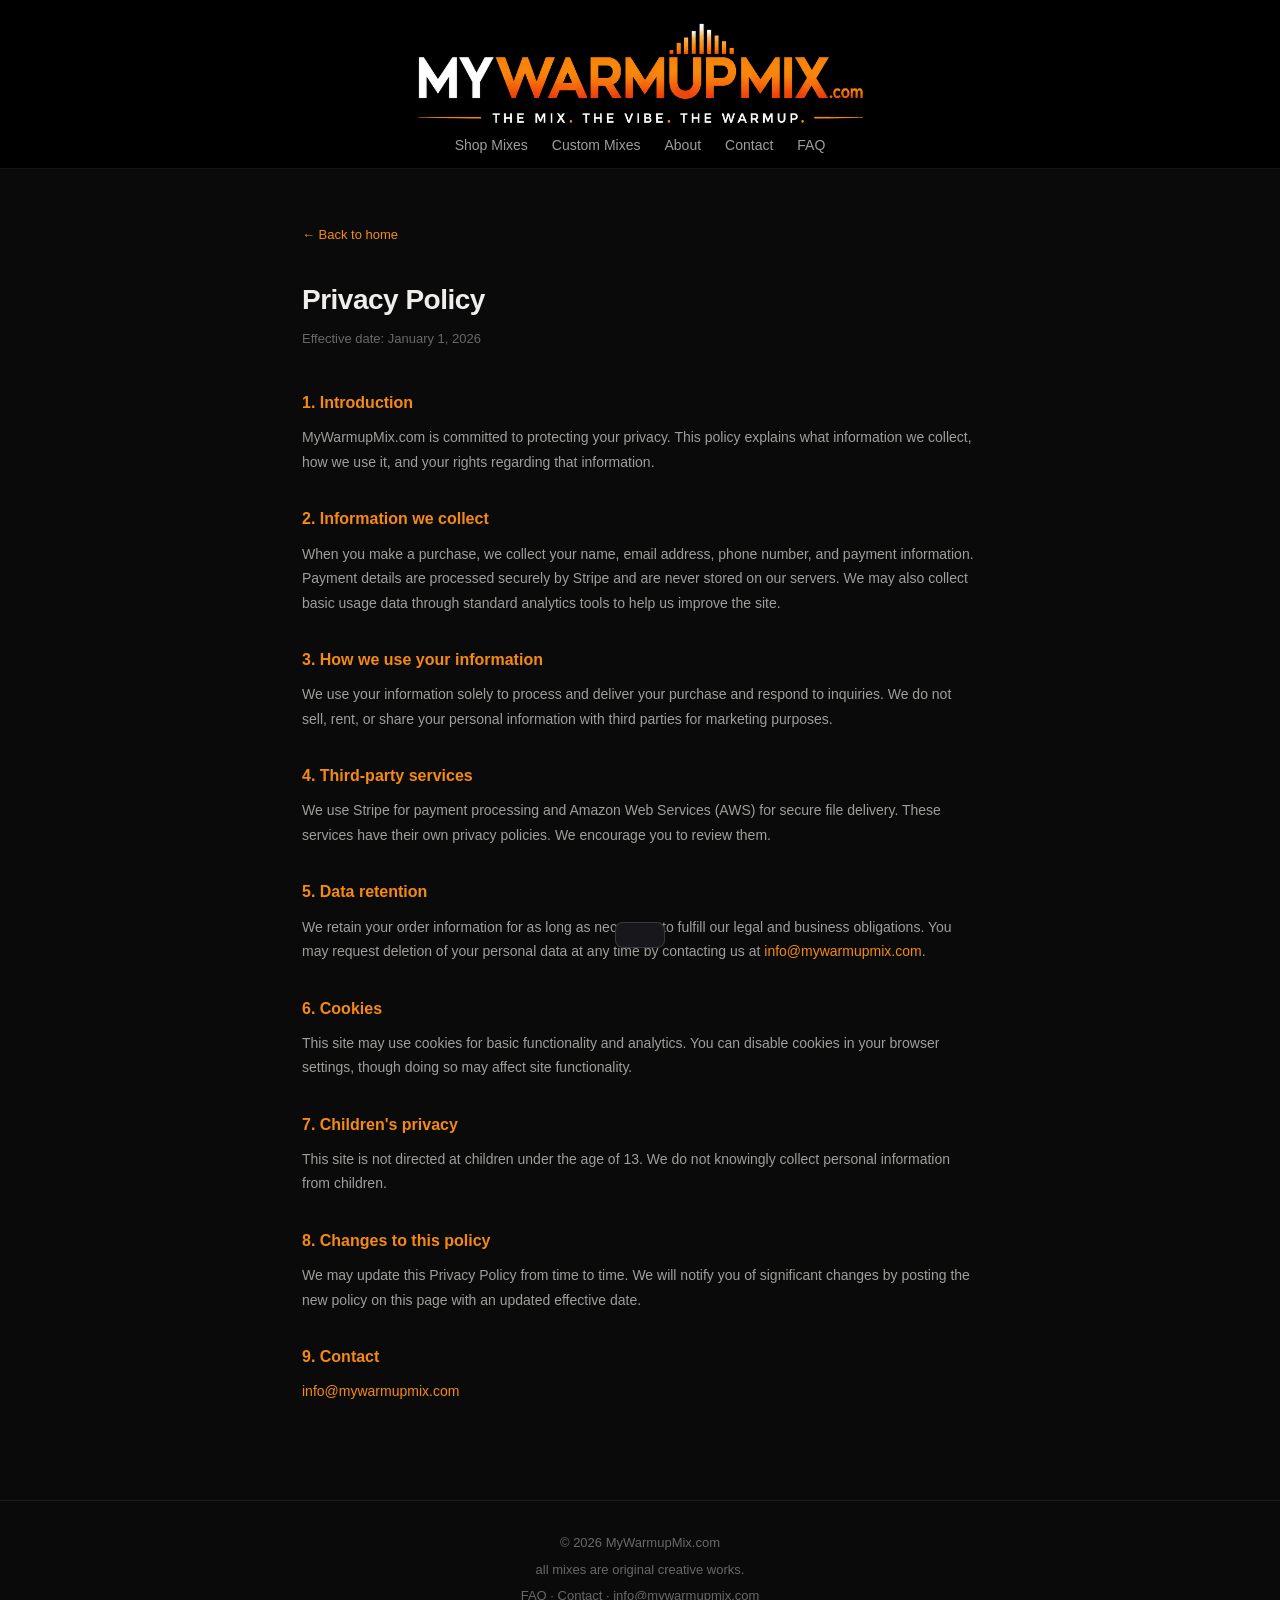
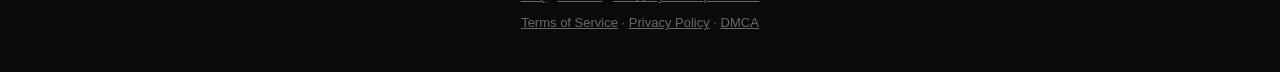
<file: privacy.html>
<!DOCTYPE html>
<html lang="en">
<head>
<meta charset="UTF-8">
<meta name="viewport" content="width=device-width, initial-scale=1.0">
<title>Privacy Policy — MyWarmupMix.com</title>
<meta name="description" content="Privacy Policy for MyWarmupMix.com — how we collect, use, and protect your personal information.">
<meta name="robots" content="index, follow">
<link rel="canonical" href="https://www.mywarmupmix.com/privacy.html">
<link rel="stylesheet" href="styles.css">
</head>
<body>
<nav>
  <div class="logo"><a href="/"><img src="MyWarmupMix.png" alt="MyWarmupMix.com"></a></div>
  <div class="nav-links">
    <a href="/" id="nav-home">Shop Mixes</a>
    <a href="/custom.html" id="nav-custom">Custom Mixes</a>
    <a href="/about.html" id="nav-about">About</a>
    <a href="/contact.html" id="nav-contact">Contact</a>
    <a href="/faq.html" id="nav-faq">FAQ</a>
  </div>
</nav>

<div class="doc-page">
  <a class="doc-back" href="/">← Back to home</a>
  <h1>Privacy Policy</h1>
  <div class="doc-date">Effective date: January 1, 2026</div>
  <h2>1. Introduction</h2>
  <p>MyWarmupMix.com is committed to protecting your privacy. This policy explains what information we collect, how we use it, and your rights regarding that information.</p>
  <h2>2. Information we collect</h2>
  <p>When you make a purchase, we collect your name, email address, phone number, and payment information. Payment details are processed securely by Stripe and are never stored on our servers. We may also collect basic usage data through standard analytics tools to help us improve the site.</p>
  <h2>3. How we use your information</h2>
  <p>We use your information solely to process and deliver your purchase and respond to inquiries. We do not sell, rent, or share your personal information with third parties for marketing purposes.</p>
  <h2>4. Third-party services</h2>
  <p>We use Stripe for payment processing and Amazon Web Services (AWS) for secure file delivery. These services have their own privacy policies. We encourage you to review them.</p>
  <h2>5. Data retention</h2>
  <p>We retain your order information for as long as necessary to fulfill our legal and business obligations. You may request deletion of your personal data at any time by contacting us at <a href="mailto:info@mywarmupmix.com">info@mywarmupmix.com</a>.</p>
  <h2>6. Cookies</h2>
  <p>This site may use cookies for basic functionality and analytics. You can disable cookies in your browser settings, though doing so may affect site functionality.</p>
  <h2>7. Children's privacy</h2>
  <p>This site is not directed at children under the age of 13. We do not knowingly collect personal information from children.</p>
  <h2>8. Changes to this policy</h2>
  <p>We may update this Privacy Policy from time to time. We will notify you of significant changes by posting the new policy on this page with an updated effective date.</p>
  <h2>9. Contact</h2>
  <p><a href="mailto:info@mywarmupmix.com">info@mywarmupmix.com</a></p>
</div>

<div class="toast" id="toast"></div>
<footer>
  <p>© 2026 MyWarmupMix.com</p>
  <p>all mixes are original creative works.</p>
  <p><a href="/faq.html">FAQ</a> · <a href="/contact.html">Contact</a> · <a href="mailto:info@mywarmupmix.com">info@mywarmupmix.com</a></p>
  <p><a href="/terms.html">Terms of Service</a> · <a href="/privacy.html">Privacy Policy</a> · <a href="/dmca.html">DMCA</a></p>
</footer>
<script src="scripts.js"></script>
</body>
</html>
</file>
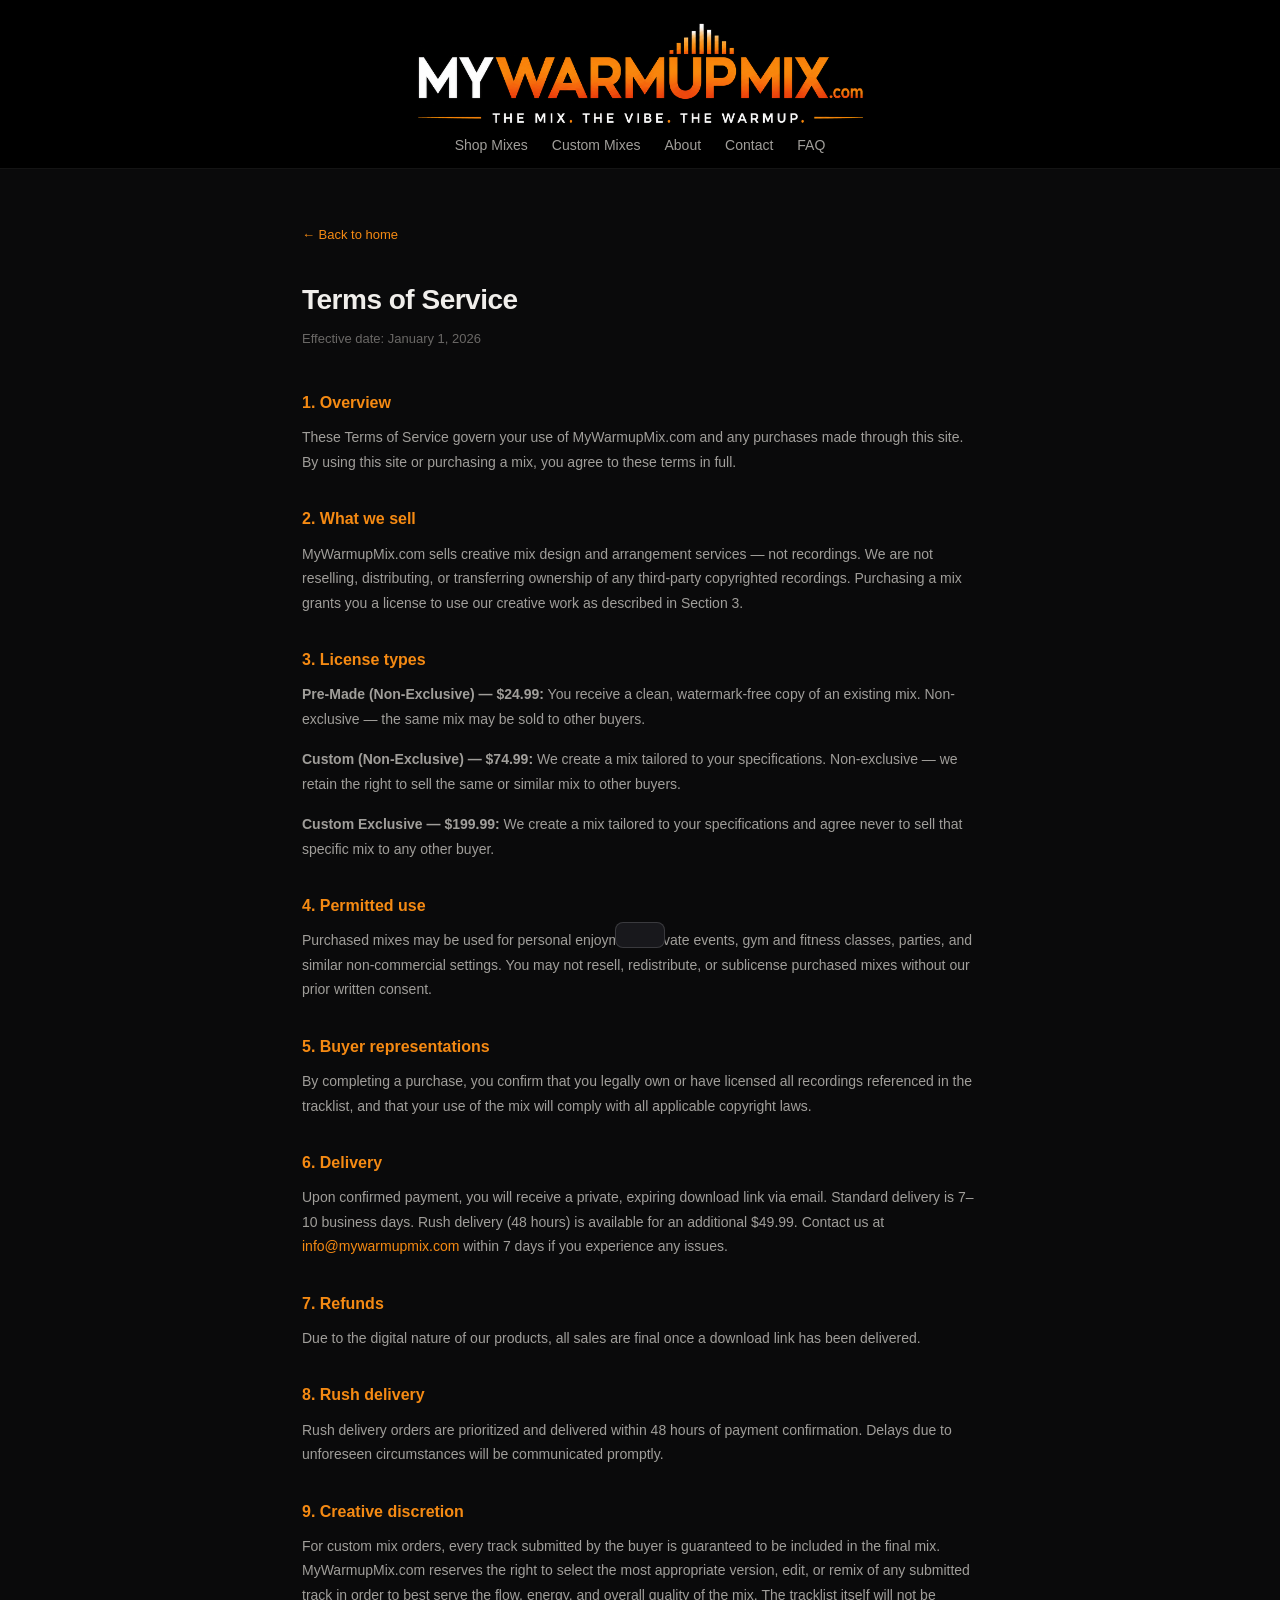
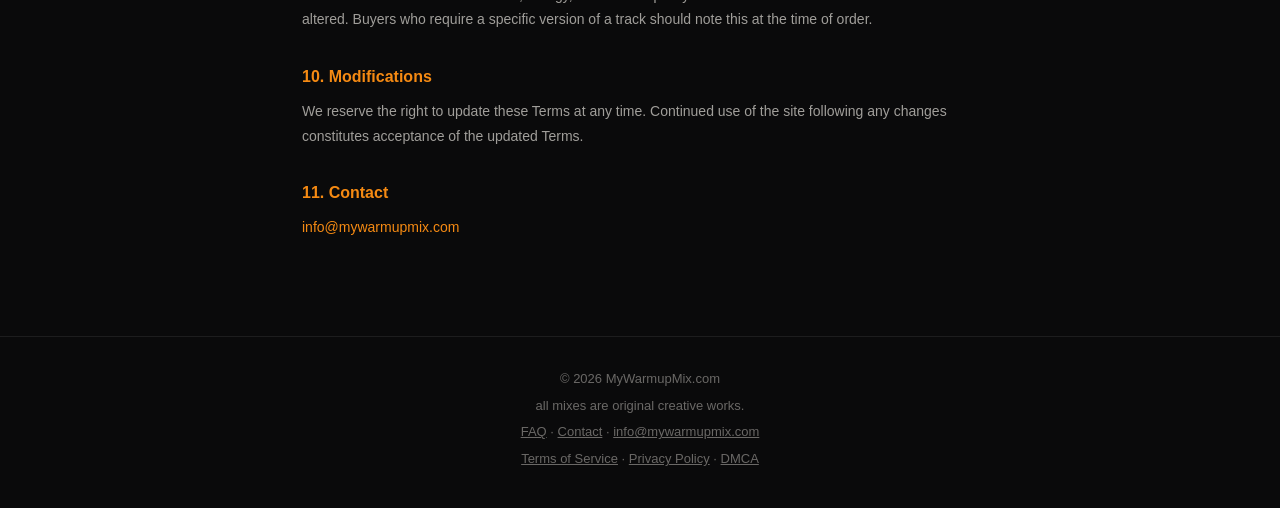
<file: terms.html>
<!DOCTYPE html>
<html lang="en">
<head>
<meta charset="UTF-8">
<meta name="viewport" content="width=device-width, initial-scale=1.0">
<title>Terms of Service — MyWarmupMix.com</title>
<meta name="description" content="Terms of Service for MyWarmupMix.com — licensing, delivery, refund policy, and creative discretion.">
<meta name="robots" content="index, follow">
<link rel="canonical" href="https://www.mywarmupmix.com/terms.html">
<link rel="stylesheet" href="styles.css">
</head>
<body>
<nav>
  <div class="logo"><a href="/"><img src="MyWarmupMix.png" alt="MyWarmupMix.com"></a></div>
  <div class="nav-links">
    <a href="/" id="nav-home">Shop Mixes</a>
    <a href="/custom.html" id="nav-custom">Custom Mixes</a>
    <a href="/about.html" id="nav-about">About</a>
    <a href="/contact.html" id="nav-contact">Contact</a>
    <a href="/faq.html" id="nav-faq">FAQ</a>
  </div>
</nav>

<div class="doc-page">
  <a class="doc-back" href="/">← Back to home</a>
  <h1>Terms of Service</h1>
  <div class="doc-date">Effective date: January 1, 2026</div>
  <h2>1. Overview</h2>
  <p>These Terms of Service govern your use of MyWarmupMix.com and any purchases made through this site. By using this site or purchasing a mix, you agree to these terms in full.</p>
  <h2>2. What we sell</h2>
  <p>MyWarmupMix.com sells creative mix design and arrangement services — not recordings. We are not reselling, distributing, or transferring ownership of any third-party copyrighted recordings. Purchasing a mix grants you a license to use our creative work as described in Section 3.</p>
  <h2>3. License types</h2>
  <p><strong>Pre-Made (Non-Exclusive) — $24.99:</strong> You receive a clean, watermark-free copy of an existing mix. Non-exclusive — the same mix may be sold to other buyers.</p>
  <p><strong>Custom (Non-Exclusive) — $74.99:</strong> We create a mix tailored to your specifications. Non-exclusive — we retain the right to sell the same or similar mix to other buyers.</p>
  <p><strong>Custom Exclusive — $199.99:</strong> We create a mix tailored to your specifications and agree never to sell that specific mix to any other buyer.</p>
  <h2>4. Permitted use</h2>
  <p>Purchased mixes may be used for personal enjoyment, private events, gym and fitness classes, parties, and similar non-commercial settings. You may not resell, redistribute, or sublicense purchased mixes without our prior written consent.</p>
  <h2>5. Buyer representations</h2>
  <p>By completing a purchase, you confirm that you legally own or have licensed all recordings referenced in the tracklist, and that your use of the mix will comply with all applicable copyright laws.</p>
  <h2>6. Delivery</h2>
  <p>Upon confirmed payment, you will receive a private, expiring download link via email. Standard delivery is 7–10 business days. Rush delivery (48 hours) is available for an additional $49.99. Contact us at <a href="mailto:info@mywarmupmix.com">info@mywarmupmix.com</a> within 7 days if you experience any issues.</p>
  <h2>7. Refunds</h2>
  <p>Due to the digital nature of our products, all sales are final once a download link has been delivered.</p>
  <h2>8. Rush delivery</h2>
  <p>Rush delivery orders are prioritized and delivered within 48 hours of payment confirmation. Delays due to unforeseen circumstances will be communicated promptly.</p>
  <h2>9. Creative discretion</h2>
  <p>For custom mix orders, every track submitted by the buyer is guaranteed to be included in the final mix. MyWarmupMix.com reserves the right to select the most appropriate version, edit, or remix of any submitted track in order to best serve the flow, energy, and overall quality of the mix. The tracklist itself will not be altered. Buyers who require a specific version of a track should note this at the time of order.</p>
  <h2>10. Modifications</h2>
  <p>We reserve the right to update these Terms at any time. Continued use of the site following any changes constitutes acceptance of the updated Terms.</p>
  <h2>11. Contact</h2>
  <p><a href="mailto:info@mywarmupmix.com">info@mywarmupmix.com</a></p>
</div>

<div class="toast" id="toast"></div>
<footer>
  <p>© 2026 MyWarmupMix.com</p>
  <p>all mixes are original creative works.</p>
  <p><a href="/faq.html">FAQ</a> · <a href="/contact.html">Contact</a> · <a href="mailto:info@mywarmupmix.com">info@mywarmupmix.com</a></p>
  <p><a href="/terms.html">Terms of Service</a> · <a href="/privacy.html">Privacy Policy</a> · <a href="/dmca.html">DMCA</a></p>
</footer>
<script src="scripts.js"></script>
</body>
</html>
</file>
<file: styles.css>
*, *::before, *::after { box-sizing: border-box; margin: 0; padding: 0; }
:root {
  --bg: #0a0a0b; --bg2: #111114; --bg3: #18181c; --bg4: #222228;
  --border: rgba(255,255,255,0.08); --border2: rgba(255,255,255,0.15);
  --text: #f0eeeb; --text2: #a09e9a; --text3: #6a6866;
  --accent: #f58a13; --accent2: #c46e0a; --accent-dim: rgba(245,138,19,0.12);
  --radius: 10px; --radius-lg: 14px;
}
body { background: var(--bg); color: var(--text); font-family: -apple-system, BlinkMacSystemFont, 'Segoe UI', sans-serif; font-size: 15px; line-height: 1.6; min-height: 100vh; }

/* NAV */
nav { display: flex; flex-direction: column; align-items: center; justify-content: center; padding: 1rem 2rem 0.75rem; border-bottom: 1px solid var(--border); background: #000; position: sticky; top: 0; z-index: 100; gap: 8px; }
.logo { cursor: pointer; }
.logo img { height: 110px; width: auto; display: block; }
.nav-links { display: flex; gap: 1.5rem; align-items: center; }
.nav-links a { color: var(--text2); text-decoration: none; font-size: 14px; cursor: pointer; transition: color 0.15s; }
.nav-links a:hover { color: var(--text); }
.nav-links a.active { color: var(--accent); font-weight: 600; }

/* HERO */
.hero { padding: 5rem 2rem 4rem; max-width: 860px; margin: 0 auto; text-align: center; }
.hero-tag { display: inline-block; background: var(--accent-dim); color: var(--accent); font-size: 12px; font-weight: 600; letter-spacing: 1px; text-transform: uppercase; padding: 5px 14px; border-radius: 20px; margin-bottom: 1.5rem; border: 1px solid rgba(245,138,19,0.25); }
.hero h1 { font-size: clamp(2rem, 5vw, 3.2rem); font-weight: 800; line-height: 1.15; letter-spacing: -1px; margin-bottom: 1rem; }
.hero h1 em { font-style: normal; color: var(--accent); }
.hero p { color: var(--text2); font-size: 17px; max-width: 580px; margin: 0 auto 2.5rem; }
.hero-btns { display: flex; gap: 12px; justify-content: center; flex-wrap: wrap; }
.btn-primary { background: transparent; color: var(--text); border: 1px solid var(--border2); padding: 12px 28px; border-radius: 8px; font-size: 15px; font-weight: 700; cursor: pointer; transition: all 0.15s; }
.btn-primary:hover { background: var(--accent); color: #000; border-color: var(--accent); }
.btn-outline { background: transparent; color: var(--text); border: 1px solid var(--border2); padding: 12px 28px; border-radius: 8px; font-size: 15px; font-weight: 500; cursor: pointer; transition: all 0.15s; }
.btn-outline:hover { background: var(--accent); color: #000; border-color: var(--accent); }

/* WARM-UP SPOTLIGHT */
.warmup-spotlight { background: var(--bg2); border-bottom: 1px solid var(--border); padding: 3rem 2rem; }
.warmup-spotlight-inner { max-width: 1120px; margin: 0 auto; }
.spotlight-eyebrow { font-size: 11px; font-weight: 700; letter-spacing: 1.5px; text-transform: uppercase; color: var(--accent); margin-bottom: 6px; }
.spotlight-header { display: flex; align-items: baseline; justify-content: space-between; margin-bottom: 0.5rem; flex-wrap: wrap; gap: 1rem; }
.spotlight-title { font-size: 24px; font-weight: 800; letter-spacing: -0.5px; }
.spotlight-link { font-size: 13px; color: var(--accent); cursor: pointer; text-decoration: none; }
.spotlight-link:hover { text-decoration: underline; }
.spotlight-desc { font-size: 14px; color: var(--text2); margin-bottom: 2rem; max-width: 100%; }

/* EVERYTHING ELSE */
.else-section { max-width: 1120px; margin: 0 auto; padding: 3rem 2rem; }
.section-header { display: flex; align-items: baseline; justify-content: space-between; margin-bottom: 1.5rem; flex-wrap: wrap; gap: 1rem; }
.section-title { font-size: 20px; font-weight: 700; letter-spacing: -0.3px; }
.section-link { font-size: 13px; color: var(--accent); cursor: pointer; }
.section-link:hover { text-decoration: underline; }
.series-tabs { display: flex; gap: 8px; flex-wrap: wrap; margin-bottom: 2rem; }
.stab { display: flex; align-items: center; gap: 7px; background: var(--bg3); border: 1px solid var(--border); color: var(--text2); padding: 8px 16px; border-radius: 22px; font-size: 13px; font-weight: 500; cursor: pointer; transition: all 0.15s; }
.stab:hover { border-color: var(--border2); color: var(--text); }
.stab.active { background: var(--accent); color: #000; border-color: var(--accent); font-weight: 700; }
.stab-icon { font-size: 15px; }

/* MIX GRID */
.mix-grid { display: grid; grid-template-columns: repeat(auto-fill, minmax(220px, 1fr)); gap: 16px; }
.mix-card { background: var(--bg2); border: 1px solid var(--border); border-radius: var(--radius-lg); overflow: hidden; cursor: pointer; transition: transform 0.15s, border-color 0.15s; position: relative; }
.mix-card:hover { transform: translateY(-3px); border-color: var(--border2); }
.mix-card.now-playing { border-color: var(--accent); }
.mix-art { aspect-ratio: 1; position: relative; display: flex; align-items: center; justify-content: center; overflow: hidden; background-size: contain; background-repeat: no-repeat; background-position: center; }
.mix-art-inner { display: flex; flex-direction: column; align-items: center; gap: 8px; z-index: 1; }
.mix-art-icon { font-size: 3.5rem; line-height: 1; }
.mix-art-title { font-size: 11px; font-weight: 800; letter-spacing: 2px; text-transform: uppercase; color: rgba(255,255,255,0.35); text-align: center; padding: 0 12px; }
.mix-art-vol { position: absolute; inset: 0; display: flex; flex-direction: column; align-items: center; justify-content: center; z-index: 2; }
.mix-art-vol-label { font-size: 1.75rem; font-weight: 900; letter-spacing: -0.5px; color: #fff; margin-bottom: 4px; text-shadow: 0 2px 20px rgba(0,0,0,0.9); line-height: 1.1; }
.mix-art-vol-num { font-size: 1.75rem; font-weight: 900; color: var(--accent); letter-spacing: -0.5px; text-shadow: 0 2px 20px rgba(0,0,0,0.9); line-height: 1.1; }
.mix-art-title-overlay { position: absolute; inset: 0; display: flex; align-items: center; justify-content: center; text-align: center; padding: 12px; font-size: 1.75rem; font-weight: 900; letter-spacing: -0.5px; color: #fff; text-shadow: 0 2px 20px rgba(0,0,0,0.9); z-index: 2; line-height: 1.1; }
.mix-play-overlay { position: absolute; inset: 0; background: rgba(0,0,0,0.5); display: flex; align-items: center; justify-content: center; opacity: 0; transition: opacity 0.2s; }
.mix-card:hover .mix-play-overlay { opacity: 1; }
.play-circle { width: 52px; height: 52px; background: var(--accent); border-radius: 50%; display: flex; align-items: center; justify-content: center; }
.play-circle svg { width: 18px; height: 18px; fill: #000; margin-left: 3px; }
.mix-series-badge { position: absolute; top: 10px; left: 10px; font-size: 10px; font-weight: 700; letter-spacing: 0.5px; padding: 3px 9px; border-radius: 4px; }
.now-playing-indicator { position: absolute; top: 10px; right: 10px; display: none; align-items: flex-end; gap: 2px; height: 16px; }
.mix-card.now-playing .now-playing-indicator { display: flex; }
.np-bar { width: 3px; background: var(--accent); border-radius: 2px; animation: npPulse 0.8s ease-in-out infinite alternate; }
.np-bar:nth-child(1) { height: 6px; animation-delay: 0s; }
.np-bar:nth-child(2) { height: 12px; animation-delay: 0.2s; }
.np-bar:nth-child(3) { height: 8px; animation-delay: 0.4s; }
.np-bar:nth-child(4) { height: 14px; animation-delay: 0.1s; }
@keyframes npPulse { from { transform: scaleY(0.4); } to { transform: scaleY(1); } }
.mix-info { padding: 14px; }
.mix-series-label { font-size: 11px; font-weight: 600; text-transform: uppercase; letter-spacing: 0.8px; margin-bottom: 4px; }
.mix-title { font-size: 15px; font-weight: 700; margin-bottom: 6px; line-height: 1.3; }
.mix-tags { display: flex; flex-wrap: wrap; gap: 5px; margin-bottom: 10px; }
.mix-tag { font-size: 11px; color: var(--text3); background: var(--bg4); padding: 2px 8px; border-radius: 4px; }
.mix-footer { display: flex; align-items: center; justify-content: space-between; }
.mix-price { font-size: 16px; font-weight: 700; color: var(--accent); }
.mix-tracks { font-size: 12px; color: var(--text3); }

/* TESTIMONIALS */
.testimonials-section { background: var(--bg2); border-top: 1px solid var(--border); border-bottom: 1px solid var(--border); padding: 4rem 2rem; }
.testimonials-inner { max-width: 1120px; margin: 0 auto; }
.testimonials-grid { display: grid; grid-template-columns: repeat(auto-fit, minmax(280px, 1fr)); gap: 16px; margin-top: 2rem; }
.testimonial-card { background: var(--bg3); border: 1px solid var(--border); border-radius: var(--radius-lg); padding: 1.5rem; }
.testimonial-quote { font-size: 14px; color: var(--text2); line-height: 1.75; margin-bottom: 1.25rem; font-style: italic; }
.testimonial-quote::before { content: '"'; color: var(--accent); font-size: 20px; font-style: normal; line-height: 1; display: block; margin-bottom: 6px; }
.testimonial-author { display: flex; align-items: center; gap: 10px; }
.testimonial-avatar { width: 36px; height: 36px; border-radius: 50%; background: var(--accent-dim); border: 1px solid rgba(245,138,19,0.3); display: flex; align-items: center; justify-content: center; font-size: 13px; font-weight: 700; color: var(--accent); flex-shrink: 0; }
.testimonial-name { font-size: 13px; font-weight: 700; }
.testimonial-role { font-size: 12px; color: var(--text3); }

/* HOW IT WORKS */
.how-section { max-width: 1120px; margin: 0 auto; padding: 4rem 2rem; }
.how-grid { display: grid; grid-template-columns: repeat(auto-fit, minmax(200px, 1fr)); gap: 16px; }
.how-card { background: var(--bg2); border: 1px solid var(--border); border-radius: var(--radius-lg); padding: 1.5rem 1.25rem; }
.how-num { width: 32px; height: 32px; background: var(--accent-dim); border: 1px solid rgba(245,138,19,0.3); border-radius: 50%; display: flex; align-items: center; justify-content: center; font-size: 14px; font-weight: 700; color: var(--accent); margin-bottom: 14px; }
.how-title { font-size: 15px; font-weight: 700; margin-bottom: 6px; }
.how-desc { font-size: 13px; color: var(--text2); line-height: 1.6; }

/* FAQ */
.faq-section { max-width: 760px; margin: 0 auto; padding: 4rem 2rem; }
.faq-item { border-bottom: 1px solid var(--border); }
.faq-question { width: 100%; background: none; border: none; color: var(--text); font-size: 15px; font-weight: 600; text-align: left; padding: 1.25rem 0; cursor: pointer; display: flex; align-items: center; justify-content: space-between; gap: 1rem; font-family: inherit; }
.faq-question:hover { color: var(--accent); }
.faq-chev { font-size: 18px; color: var(--text3); transition: transform 0.2s; flex-shrink: 0; }
.faq-question.open .faq-chev { transform: rotate(45deg); color: var(--accent); }
.faq-answer { font-size: 14px; color: var(--text2); line-height: 1.75; padding-bottom: 1.25rem; display: none; }
.faq-answer.open { display: block; }

/* DOC PAGES */
.doc-page { max-width: 740px; margin: 0 auto; padding: 3.5rem 2rem 5rem; }
.doc-page h1 { font-size: 28px; font-weight: 800; letter-spacing: -0.5px; margin-bottom: 0.4rem; }
.doc-page .doc-date { font-size: 13px; color: var(--text3); margin-bottom: 2.5rem; }
.doc-page h2 { font-size: 16px; font-weight: 700; margin: 2rem 0 0.6rem; color: var(--accent); }
.doc-page p { font-size: 14px; color: var(--text2); margin-bottom: 1rem; line-height: 1.75; }
.doc-page a { color: var(--accent); text-decoration: none; }
.doc-page a:hover { text-decoration: underline; }
.doc-back { display: inline-flex; align-items: center; gap: 6px; font-size: 13px; color: var(--text3); text-decoration: none; margin-bottom: 2rem; transition: color 0.15s; display: block; }
.doc-back:hover { color: var(--text); }

/* ABOUT */
.about-hero { background: var(--bg2); border: 1px solid var(--border); border-radius: var(--radius-lg); padding: 2.5rem 2rem; margin-bottom: 2rem; text-align: center; }
.about-hero h2 { font-size: clamp(2rem, 5vw, 2.4rem); font-weight: 800; margin-bottom: 0.5rem; letter-spacing: -1px; line-height: 1.15; }
.about-hero p { font-size: 15px; color: var(--text2); max-width: 480px; margin: 0 auto; }
.about-pillars { display: grid; grid-template-columns: repeat(2, 1fr); gap: 14px; margin: 2rem 0; }
.pillar { background: var(--bg2); border: 1px solid var(--border); border-radius: var(--radius-lg); padding: 1.25rem; }
.pillar-icon { font-size: 1.6rem; margin-bottom: 10px; }
.pillar-title { font-size: 14px; font-weight: 700; margin-bottom: 4px; }
.pillar-desc { font-size: 13px; color: var(--text2); line-height: 1.6; }

/* CONTACT & CUSTOM */
.contact-page { max-width: 640px; margin: 0 auto; padding: 3.5rem 2rem 5rem; }
.contact-page h1 { font-size: 28px; font-weight: 800; letter-spacing: -0.5px; margin-bottom: 0.4rem; }
.contact-sub { font-size: 15px; color: var(--text2); margin-bottom: 2.5rem; }
.custom-page { max-width: 860px; margin: 0 auto; padding: 3rem 2rem 5rem; }
.custom-page h1 { font-size: 32px; font-weight: 800; letter-spacing: -0.5px; margin-bottom: 0.4rem; }
.custom-sub { font-size: 15px; color: var(--text2); margin-bottom: 2.5rem; max-width: 580px; }
.form-section { margin-bottom: 2rem; }
.form-section-title { font-size: 11px; font-weight: 700; letter-spacing: 1.5px; text-transform: uppercase; color: var(--accent); margin-bottom: 1rem; }
.form-grid { display: grid; grid-template-columns: 1fr 1fr; gap: 12px; margin-bottom: 12px; }
.form-field { display: flex; flex-direction: column; gap: 5px; margin-bottom: 14px; }
.form-field label { font-size: 12px; color: var(--text3); font-weight: 500; }
.form-field input, .form-field select, .form-field textarea { background: var(--bg3); border: 1px solid var(--border2); border-radius: 7px; padding: 10px 12px; color: var(--text); font-size: 14px; font-family: inherit; transition: border-color 0.15s; }
.form-field input:focus, .form-field select:focus, .form-field textarea:focus { outline: none; border-color: var(--accent); }
.form-field input::placeholder, .form-field textarea::placeholder { color: var(--text3); }
.form-field select option { background: var(--bg3); }
.form-field textarea { resize: vertical; min-height: 120px; }
.tracklist-form { background: var(--bg2); border: 1px solid var(--border); border-radius: var(--radius-lg); overflow: hidden; margin-bottom: 1.5rem; }
.tracklist-form-header { display: grid; grid-template-columns: 36px 1fr 1fr; background: var(--bg3); border-bottom: 1px solid var(--border); padding: 10px 16px; }
.tracklist-form-header span { font-size: 11px; font-weight: 700; letter-spacing: 1px; text-transform: uppercase; color: var(--text3); }
.track-form-row { display: grid; grid-template-columns: 36px 1fr 1fr; border-bottom: 1px solid var(--border); align-items: center; }
.track-form-row:last-child { border-bottom: none; }
.track-form-num { padding: 0 0 0 16px; font-size: 12px; color: var(--text3); }
.track-form-input { background: transparent; border: none; border-left: 1px solid var(--border); padding: 11px 12px; color: var(--text); font-size: 13px; font-family: inherit; width: 100%; }
.track-form-input:focus { outline: none; background: var(--bg3); }
.track-form-input::placeholder { color: var(--text3); }
.order-summary { background: var(--bg2); border: 1px solid var(--border); border-radius: var(--radius-lg); padding: 1.5rem; margin-bottom: 1.5rem; }
.order-summary-title { font-size: 11px; font-weight: 700; letter-spacing: 1.5px; text-transform: uppercase; color: var(--text3); margin-bottom: 1rem; }
.order-line { display: flex; justify-content: space-between; align-items: center; font-size: 14px; padding: 6px 0; border-bottom: 1px solid var(--border); }
.order-line-label { color: var(--text2); }
.order-line-val { font-weight: 600; color: var(--text); }
.order-total { display: flex; justify-content: space-between; align-items: center; margin-top: 1rem; padding-top: 1rem; border-top: 1px solid var(--border2); }
.order-total-label { font-size: 15px; font-weight: 700; }
.order-total-val { font-size: 22px; font-weight: 800; color: var(--accent); }
.rush-row { display: flex; align-items: center; justify-content: space-between; background: var(--bg3); border: 1px solid var(--border); border-radius: 8px; padding: 12px 16px; margin-bottom: 1rem; cursor: pointer; transition: border-color 0.15s; }
.rush-row:hover { border-color: var(--border2); }
.rush-left { display: flex; align-items: center; gap: 10px; }
.rush-left input { accent-color: var(--accent); width: 16px; height: 16px; cursor: pointer; }
.rush-title { font-size: 14px; font-weight: 600; }
.rush-desc { font-size: 12px; color: var(--text3); }
.rush-price { font-size: 14px; font-weight: 700; color: var(--accent); }
.consent-row { display: flex; gap: 10px; align-items: flex-start; margin-bottom: 14px; }
.consent-row input { width: 16px; height: 16px; flex-shrink: 0; margin-top: 2px; accent-color: var(--accent); cursor: pointer; }
.consent-row label { font-size: 12px; color: var(--text2); line-height: 1.5; cursor: pointer; }
.btn-pay { width: 100%; padding: 16px; background: var(--accent); color: #000; border: none; border-radius: 8px; font-size: 17px; font-weight: 700; cursor: pointer; transition: background 0.15s; }
.btn-pay:hover { background: var(--accent2); }
.btn-submit { width: 100%; padding: 14px; background: var(--accent); color: #000; border: none; border-radius: 8px; font-size: 16px; font-weight: 700; cursor: pointer; transition: background 0.15s; margin-top: 8px; }
.btn-submit:hover { background: var(--accent2); }

/* MODAL */
.overlay { position: fixed; inset: 0; background: rgba(0,0,0,0.78); z-index: 200; display: flex; align-items: flex-start; justify-content: center; padding: 2rem 1rem; overflow-y: auto; opacity: 0; pointer-events: none; transition: opacity 0.2s; }
.overlay.open { opacity: 1; pointer-events: all; }
.product-modal { background: var(--bg2); border: 1px solid var(--border2); border-radius: 18px; width: 100%; max-width: 680px; overflow: hidden; transform: translateY(20px); transition: transform 0.25s; }
.overlay.open .product-modal { transform: translateY(0); }
.modal-close { position: absolute; top: 1.25rem; right: 1.25rem; background: rgba(0,0,0,0.45); border: 1px solid var(--border2); color: var(--text); width: 34px; height: 34px; border-radius: 50%; cursor: pointer; font-size: 18px; display: flex; align-items: center; justify-content: center; z-index: 10; }
.modal-close:hover { background: rgba(0,0,0,0.7); }
.modal-art { aspect-ratio: 2.4/1; position: relative; display: flex; align-items: center; justify-content: center; overflow: hidden; background-size: cover; background-position: center; }
.modal-art-inner { display: flex; flex-direction: column; align-items: center; gap: 10px; }
.modal-art-sub { font-size: 12px; font-weight: 800; letter-spacing: 3px; text-transform: uppercase; color: rgba(255,255,255,0.3); }
.modal-body { padding: 1.75rem; }
.modal-series-label { font-size: 11px; font-weight: 700; text-transform: uppercase; letter-spacing: 1px; margin-bottom: 6px; }
.modal-meta { display: flex; align-items: flex-start; justify-content: space-between; gap: 1rem; margin-bottom: 1rem; flex-wrap: wrap; }
.modal-title { font-size: 26px; font-weight: 800; letter-spacing: -0.5px; line-height: 1.2; }
.modal-price { font-size: 26px; font-weight: 800; color: var(--accent); white-space: nowrap; }
.modal-tags { display: flex; flex-wrap: wrap; gap: 6px; margin-bottom: 1.5rem; }
.modal-tag { font-size: 12px; color: var(--text2); background: var(--bg4); border: 1px solid var(--border); padding: 4px 10px; border-radius: 6px; }
.tracklist-toggle { width: 100%; background: var(--bg3); border: 1px solid var(--border); border-radius: 8px; padding: 12px 16px; color: var(--text2); font-size: 14px; font-weight: 500; cursor: pointer; display: flex; align-items: center; justify-content: space-between; margin-bottom: 1rem; transition: background 0.15s; }
.tracklist-toggle:hover { background: var(--bg4); }
.tracklist-toggle .chev { transition: transform 0.2s; }
.tracklist-toggle.open .chev { transform: rotate(180deg); }
.tracklist { background: var(--bg3); border: 1px solid var(--border); border-radius: 8px; overflow: hidden; margin-bottom: 1rem; display: none; }
.tracklist.open { display: block; }
.track-row { display: grid; grid-template-columns: 24px 1fr; gap: 10px; padding: 9px 16px; border-bottom: 1px solid var(--border); font-size: 13px; align-items: center; }
.track-row:last-child { border-bottom: none; }
.track-num { color: var(--text3); font-size: 11px; }
.track-name { color: var(--text); }
.preview-block { background: var(--accent-dim); border: 1px solid rgba(245,138,19,0.25); border-radius: 10px; padding: 1rem 1.25rem; margin-bottom: 1rem; }
.preview-label { font-size: 11px; font-weight: 700; letter-spacing: 1.5px; text-transform: uppercase; color: var(--accent); margin-bottom: 8px; display: flex; align-items: center; gap: 7px; }
.live-dot { width: 7px; height: 7px; background: var(--accent); border-radius: 50%; flex-shrink: 0; }
.preview-note { font-size: 12px; color: var(--text3); margin-bottom: 12px; line-height: 1.5; }
.player-row { display: flex; align-items: center; gap: 14px; }
.play-btn { width: 44px; height: 44px; background: var(--accent); border: none; border-radius: 50%; cursor: pointer; flex-shrink: 0; display: flex; align-items: center; justify-content: center; transition: background 0.15s; }
.play-btn:hover { background: var(--accent2); }
.play-btn svg { width: 16px; height: 16px; fill: #000; }
.play-icon { margin-left: 2px; }
.pause-icon { display: none; }
.play-btn.playing .play-icon { display: none; }
.play-btn.playing .pause-icon { display: block; }
.prog-wrap { flex: 1; }
.prog-bar { width: 100%; height: 4px; background: rgba(255,255,255,0.1); border-radius: 2px; cursor: pointer; appearance: none; -webkit-appearance: none; }
.prog-bar::-webkit-slider-thumb { -webkit-appearance: none; width: 13px; height: 13px; border-radius: 50%; background: var(--accent); cursor: pointer; }
.prog-time { font-size: 12px; color: var(--text3); min-width: 36px; text-align: right; }
.watermark-line { font-size: 10px; color: var(--text3); font-style: italic; margin-top: 6px; }
.buy-block { background: var(--bg3); border: 1px solid var(--border); border-radius: 10px; padding: 1.25rem; }
.buy-label { font-size: 11px; font-weight: 700; letter-spacing: 1.5px; text-transform: uppercase; color: var(--text3); margin-bottom: 12px; }
.license-sel { width: 100%; background: var(--bg4); border: 1px solid var(--border2); border-radius: 7px; padding: 10px 12px; color: var(--text); font-size: 14px; margin-bottom: 4px; cursor: pointer; appearance: none; background-image: url("data:image/svg+xml,%3Csvg width='10' height='6' viewBox='0 0 10 6' fill='none' xmlns='http://www.w3.org/2000/svg'%3E%3Cpath d='M1 1L5 5L9 1' stroke='%23a09e9a' stroke-width='1.5' stroke-linecap='round' stroke-linejoin='round'/%3E%3C/svg%3E"); background-repeat: no-repeat; background-position: right 12px center; }
.license-desc { font-size: 12px; color: var(--text3); margin-bottom: 12px; padding: 0 2px; line-height: 1.5; }
.btn-buy { width: 100%; padding: 14px; background: var(--accent); color: #000; border: none; border-radius: 8px; font-size: 16px; font-weight: 700; cursor: pointer; transition: background 0.15s; }
.btn-buy:hover:not(:disabled) { background: var(--accent2); }
.btn-buy:disabled { opacity: 0.38; cursor: not-allowed; }
.secure-note { text-align: center; font-size: 11px; color: var(--text3); margin-top: 10px; }

/* FOOTER */
footer { border-top: 1px solid var(--border); padding: 2rem; text-align: center; color: var(--text3); font-size: 13px; }
footer a { color: var(--text3); text-decoration: underline; cursor: pointer; }
footer p { margin-bottom: 6px; }

/* TOAST */
.toast { position: fixed; bottom: 2rem; left: 50%; transform: translateX(-50%) translateY(80px); background: var(--bg3); border: 1px solid var(--border2); color: var(--text); padding: 12px 24px; border-radius: 8px; font-size: 14px; font-weight: 500; z-index: 9999; transition: transform 0.3s; white-space: nowrap; pointer-events: none; }
.toast.show { transform: translateX(-50%) translateY(0); }

/* MOBILE */
@media (max-width: 768px) {
  nav { padding: 0.75rem 1rem; gap: 6px; }
  .logo img { height: 55px; max-width: 85vw; object-fit: contain; }
  .nav-links { gap: 0.9rem; }
  .nav-links a { font-size: 12px; }
  .form-grid { grid-template-columns: 1fr; }
  .about-pillars { grid-template-columns: 1fr; }
}
</file>
